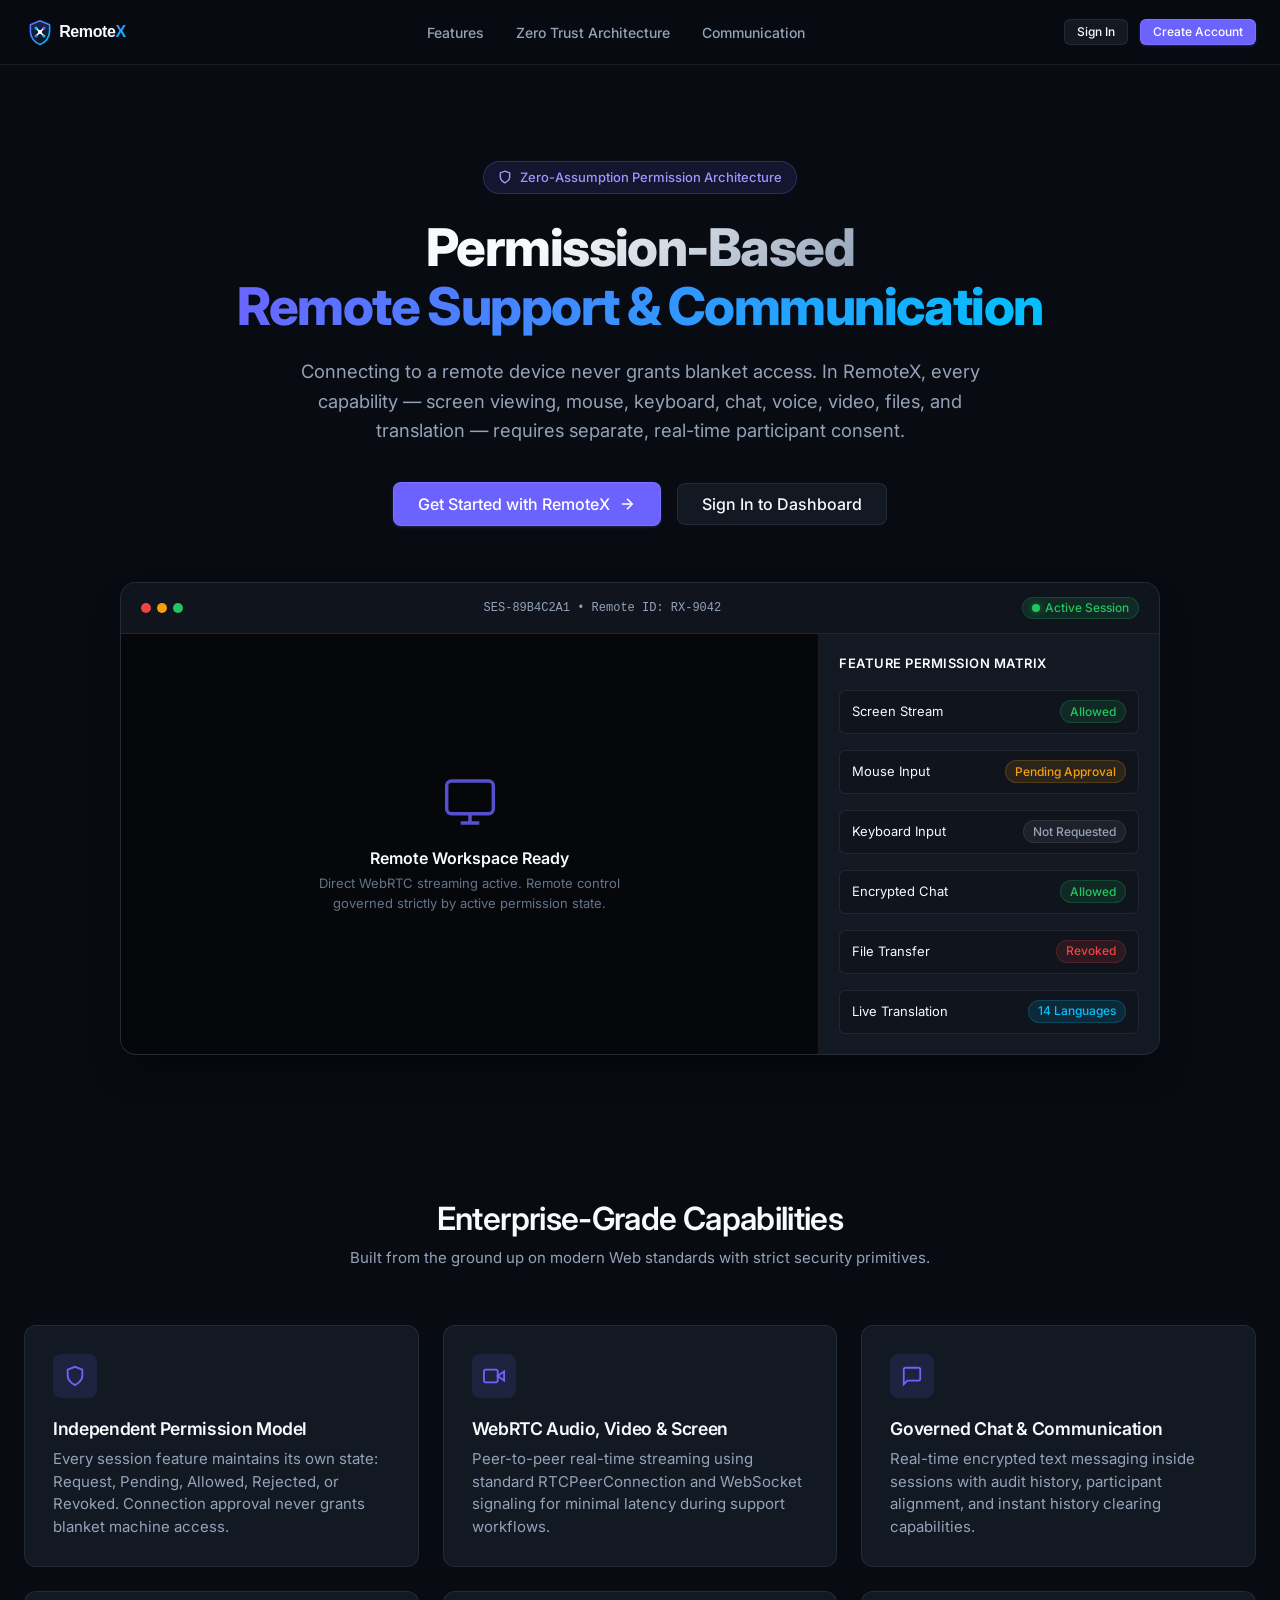
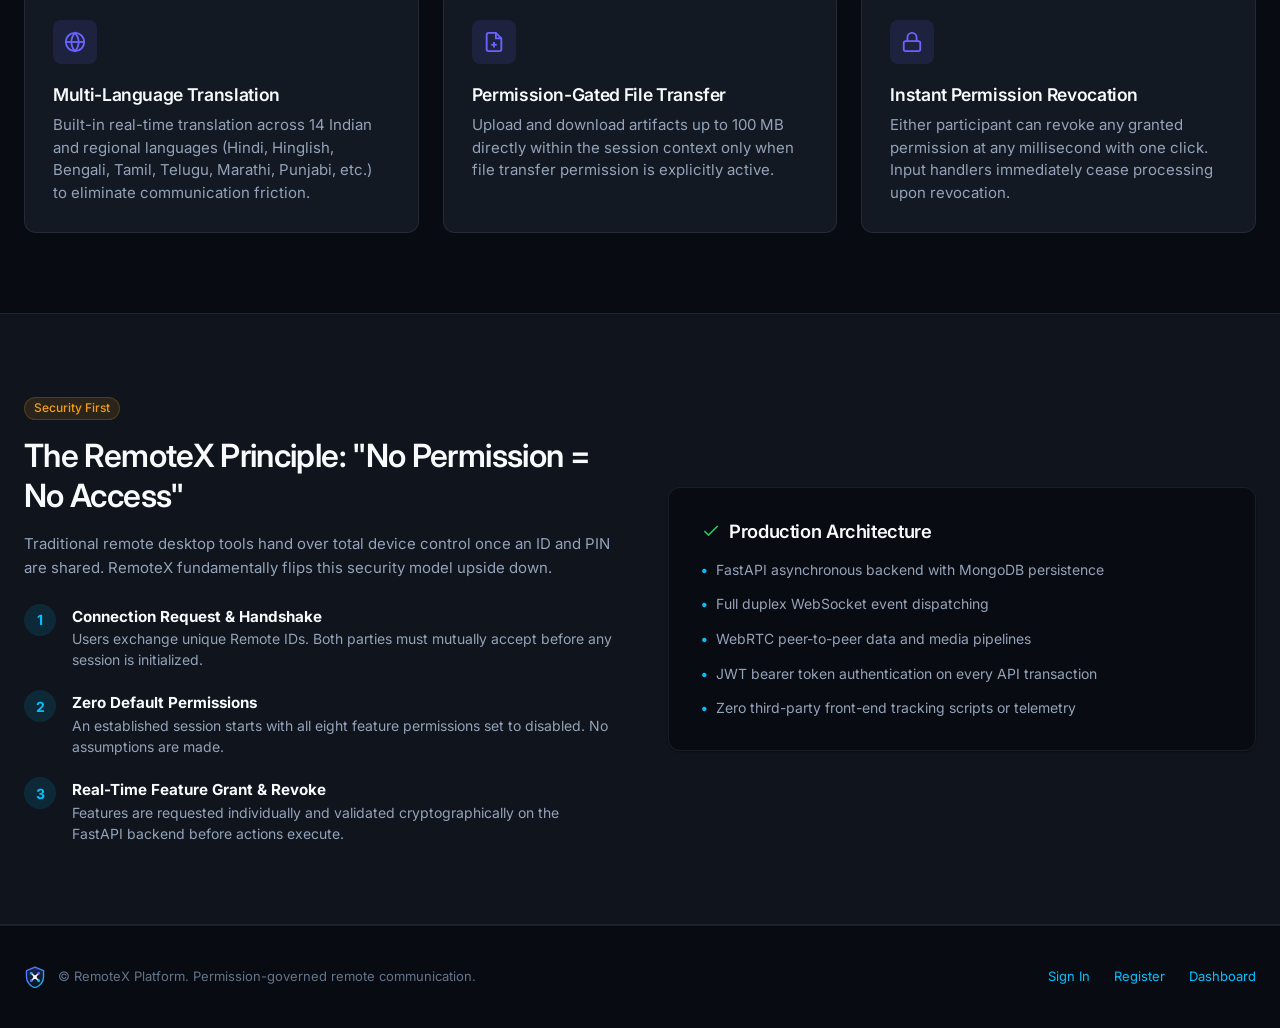
<file: frontend/index.html>
<!DOCTYPE html>
<html lang="en">
<head>
  <meta charset="UTF-8">
  <meta name="viewport" content="width=device-width, initial-scale=1.0">
  <title>RemoteX - Permission-Based Remote Support & Communication Platform</title>
  <meta name="description" content="RemoteX is a permission-first remote desktop support and communication platform with granular feature approvals, WebRTC streaming, and real-time translation.">
  <link rel="icon" type="image/svg+xml" href="assets/logo/remotex-mark.svg">
  <link rel="stylesheet" href="css/base.css">
  <link rel="stylesheet" href="css/components.css">
  <link rel="stylesheet" href="css/responsive.css">
  <style>
    /* Landing page specific styling */
    .landing-header {
      border-bottom: 1px solid var(--border-subtle);
      background-color: rgba(8, 11, 18, 0.85);
      backdrop-filter: blur(12px);
      position: sticky;
      top: 0;
      z-index: 100;
    }
    .landing-nav {
      max-width: 1280px;
      margin: 0 auto;
      padding: 1rem 1.5rem;
      display: flex;
      align-items: center;
      justify-content: space-between;
    }
    .landing-logo {
      display: flex;
      align-items: center;
      gap: 0.5rem;
    }
    .landing-logo img {
      height: 32px;
      width: auto;
    }
    .landing-links {
      display: flex;
      align-items: center;
      gap: 2rem;
      list-style: none;
    }
    .landing-links a {
      color: var(--text-secondary);
      font-size: 0.875rem;
      font-weight: 500;
    }
    .landing-links a:hover {
      color: var(--text-primary);
    }
    .landing-cta-group {
      display: flex;
      align-items: center;
      gap: 0.75rem;
    }
    .hero-section {
      padding: 6rem 1.5rem 4rem;
      max-width: 1280px;
      margin: 0 auto;
      text-align: center;
      display: flex;
      flex-direction: column;
      align-items: center;
    }
    .hero-badge {
      display: inline-flex;
      align-items: center;
      gap: 0.5rem;
      padding: 0.35rem 0.85rem;
      background: var(--accent-primary-subtle);
      border: 1px solid rgba(108, 99, 255, 0.3);
      border-radius: var(--radius-full);
      color: #9D96FF;
      font-size: 0.8125rem;
      font-weight: 500;
      margin-bottom: 1.5rem;
    }
    .hero-title {
      font-size: 3.25rem;
      font-weight: 800;
      letter-spacing: -0.03em;
      line-height: 1.15;
      max-width: 860px;
      margin-bottom: 1.25rem;
    }
    .hero-title span {
      background: linear-gradient(135deg, #F8FAFC 30%, #94A3B8 100%);
      -webkit-background-clip: text;
      -webkit-text-fill-color: transparent;
    }
    .hero-title .accent-text {
      background: linear-gradient(135deg, var(--accent-primary), var(--accent-secondary));
      -webkit-background-clip: text;
      -webkit-text-fill-color: transparent;
    }
    .hero-subtitle {
      font-size: 1.15rem;
      color: var(--text-secondary);
      max-width: 680px;
      line-height: 1.6;
      margin-bottom: 2.25rem;
    }
    .hero-actions {
      display: flex;
      align-items: center;
      gap: 1rem;
      margin-bottom: 3.5rem;
    }
    .hero-preview {
      width: 100%;
      max-width: 1040px;
      background: var(--bg-card);
      border: 1px solid var(--border-subtle);
      border-radius: var(--radius-xl);
      box-shadow: 0 20px 40px -15px rgba(0, 0, 0, 0.7);
      overflow: hidden;
      text-align: left;
    }
    .preview-header {
      background: var(--bg-secondary);
      padding: 0.875rem 1.25rem;
      display: flex;
      align-items: center;
      justify-content: space-between;
      border-bottom: 1px solid var(--border-subtle);
    }
    .window-dots {
      display: flex;
      gap: 6px;
    }
    .window-dot {
      width: 10px;
      height: 10px;
      border-radius: 50%;
      background: rgba(255, 255, 255, 0.15);
    }
    .preview-body {
      display: grid;
      grid-template-columns: 1fr 340px;
      min-height: 380px;
    }
    .preview-screen {
      background: #05070B;
      padding: 1.5rem;
      display: flex;
      flex-direction: column;
      align-items: center;
      justify-content: center;
      position: relative;
      border-right: 1px solid var(--border-subtle);
    }
    .preview-sidebar {
      background: var(--bg-card);
      padding: 1.25rem;
      display: flex;
      flex-direction: column;
      gap: 1rem;
    }
    .preview-perm-row {
      display: flex;
      align-items: center;
      justify-content: space-between;
      padding: 0.6rem 0.75rem;
      background: var(--bg-secondary);
      border: 1px solid var(--border-subtle);
      border-radius: var(--radius-sm);
      font-size: 0.8125rem;
    }
    .features-section {
      padding: 5rem 1.5rem;
      max-width: 1280px;
      margin: 0 auto;
    }
    .section-header {
      text-align: center;
      margin-bottom: 3.5rem;
    }
    .section-header h2 {
      font-size: 2rem;
      margin-bottom: 0.5rem;
    }
    .features-grid {
      display: grid;
      grid-template-columns: repeat(3, 1fr);
      gap: 1.5rem;
    }
    .feature-card {
      background: var(--bg-card);
      border: 1px solid var(--border-subtle);
      border-radius: var(--radius-lg);
      padding: 1.75rem;
      transition: all var(--transition-normal);
    }
    .feature-card:hover {
      border-color: rgba(255, 255, 255, 0.14);
      transform: translateY(-2px);
    }
    .feature-icon-wrapper {
      width: 44px;
      height: 44px;
      border-radius: var(--radius-md);
      background: var(--accent-primary-subtle);
      color: var(--accent-primary);
      display: flex;
      align-items: center;
      justify-content: center;
      margin-bottom: 1.25rem;
    }
    .feature-title {
      font-size: 1.1rem;
      font-weight: 600;
      margin-bottom: 0.5rem;
      color: var(--text-primary);
    }
    .security-section {
      background: var(--bg-secondary);
      border-top: 1px solid var(--border-subtle);
      border-bottom: 1px solid var(--border-subtle);
      padding: 5rem 1.5rem;
    }
    .security-inner {
      max-width: 1280px;
      margin: 0 auto;
      display: grid;
      grid-template-columns: 1fr 1fr;
      gap: 3.5rem;
      align-items: center;
    }
    .security-steps {
      display: flex;
      flex-direction: column;
      gap: 1.25rem;
    }
    .sec-step {
      display: flex;
      gap: 1rem;
      align-items: flex-start;
    }
    .sec-step-num {
      width: 32px;
      height: 32px;
      border-radius: var(--radius-full);
      background: var(--accent-secondary-subtle);
      color: var(--accent-secondary);
      font-weight: 700;
      font-size: 0.875rem;
      display: flex;
      align-items: center;
      justify-content: center;
      flex-shrink: 0;
    }
    .footer {
      border-top: 1px solid var(--border-subtle);
      padding: 2.5rem 1.5rem;
      background: var(--bg-primary);
    }
    .footer-inner {
      max-width: 1280px;
      margin: 0 auto;
      display: flex;
      align-items: center;
      justify-content: space-between;
      color: var(--text-muted);
      font-size: 0.8125rem;
    }
    @media (max-width: 900px) {
      .hero-title { font-size: 2.25rem; }
      .features-grid { grid-template-columns: 1fr; }
      .preview-body { grid-template-columns: 1fr; }
      .security-inner { grid-template-columns: 1fr; gap: 2rem; }
      .landing-links { display: none; }
    }
  </style>
</head>
<body>
  <!-- Navigation Header -->
  <header class="landing-header">
    <nav class="landing-nav">
      <a href="index.html" class="landing-logo">
        <img src="assets/logo/remotex-logo.svg" alt="RemoteX">
      </a>
      <ul class="landing-links">
        <li><a href="#features">Features</a></li>
        <li><a href="#security">Zero Trust Architecture</a></li>
        <li><a href="#communication">Communication</a></li>
      </ul>
      <div class="landing-cta-group" id="nav-cta-container">
        <a href="login.html" class="btn btn-secondary btn-sm" id="nav-login-btn">Sign In</a>
        <a href="register.html" class="btn btn-primary btn-sm" id="nav-register-btn">Create Account</a>
      </div>
    </nav>
  </header>

  <!-- Hero Section -->
  <main>
    <section class="hero-section">
      <div class="hero-badge">
        <svg width="14" height="14" viewBox="0 0 24 24" fill="none" stroke="currentColor" stroke-width="2.5"><path d="M12 22s8-4 8-10V5l-8-3-8 3v7c0 6 8 10 8 10z"/></svg>
        Zero-Assumption Permission Architecture
      </div>
      <h1 class="hero-title">
        <span>Permission-Based</span><br>
        <span class="accent-text">Remote Support & Communication</span>
      </h1>
      <p class="hero-subtitle">
        Connecting to a remote device never grants blanket access. In RemoteX, every capability — screen viewing, mouse, keyboard, chat, voice, video, files, and translation — requires separate, real-time participant consent.
      </p>
      <div class="hero-actions" id="hero-cta-container">
        <a href="register.html" class="btn btn-primary btn-lg">
          Get Started with RemoteX
          <svg width="18" height="18" viewBox="0 0 24 24" fill="none" stroke="currentColor" stroke-width="2"><path d="M5 12h14M12 5l7 7-7 7"/></svg>
        </a>
        <a href="login.html" class="btn btn-secondary btn-lg">Sign In to Dashboard</a>
      </div>

      <!-- Live Interactive Visual Representation -->
      <div class="hero-preview" aria-hidden="true">
        <div class="preview-header">
          <div class="window-dots">
            <span class="window-dot" style="background:#EF4444;"></span>
            <span class="window-dot" style="background:#F59E0B;"></span>
            <span class="window-dot" style="background:#22C55E;"></span>
          </div>
          <div style="font-size:0.75rem; color:var(--text-secondary); font-family:var(--font-mono);">
            SES-89B4C2A1 • Remote ID: RX-9042
          </div>
          <div class="badge badge-success">
            <span class="status-dot online"></span> Active Session
          </div>
        </div>
        <div class="preview-body">
          <div class="preview-screen">
            <svg width="56" height="56" viewBox="0 0 24 24" fill="none" stroke="#6C63FF" stroke-width="1.5" style="margin-bottom:1rem; opacity:0.8;"><rect x="2" y="3" width="20" height="14" rx="2"/><line x1="8" y1="21" x2="16" y2="21"/><line x1="12" y1="17" x2="12" y2="21"/></svg>
            <div style="font-weight:600; color:var(--text-primary); margin-bottom:0.25rem;">Remote Workspace Ready</div>
            <div style="font-size:0.8125rem; color:var(--text-muted); text-align:center; max-width:320px;">
              Direct WebRTC streaming active. Remote control governed strictly by active permission state.
            </div>
          </div>
          <div class="preview-sidebar">
            <div style="font-size:0.8125rem; font-weight:600; color:var(--text-primary); text-transform:uppercase; letter-spacing:0.04em;">
              Feature Permission Matrix
            </div>
            <div class="preview-perm-row">
              <span>Screen Stream</span>
              <span class="badge badge-success">Allowed</span>
            </div>
            <div class="preview-perm-row">
              <span>Mouse Input</span>
              <span class="badge badge-warning">Pending Approval</span>
            </div>
            <div class="preview-perm-row">
              <span>Keyboard Input</span>
              <span class="badge badge-neutral">Not Requested</span>
            </div>
            <div class="preview-perm-row">
              <span>Encrypted Chat</span>
              <span class="badge badge-success">Allowed</span>
            </div>
            <div class="preview-perm-row">
              <span>File Transfer</span>
              <span class="badge badge-danger">Revoked</span>
            </div>
            <div class="preview-perm-row">
              <span>Live Translation</span>
              <span class="badge badge-info">14 Languages</span>
            </div>
          </div>
        </div>
      </div>
    </section>

    <!-- Features Section -->
    <section class="features-section" id="features">
      <div class="section-header">
        <h2>Enterprise-Grade Capabilities</h2>
        <p>Built from the ground up on modern Web standards with strict security primitives.</p>
      </div>
      <div class="features-grid">
        <div class="feature-card">
          <div class="feature-icon-wrapper">
            <svg width="22" height="22" viewBox="0 0 24 24" fill="none" stroke="currentColor" stroke-width="2"><path d="M12 22s8-4 8-10V5l-8-3-8 3v7c0 6 8 10 8 10z"/></svg>
          </div>
          <h3 class="feature-title">Independent Permission Model</h3>
          <p>Every session feature maintains its own state: Request, Pending, Allowed, Rejected, or Revoked. Connection approval never grants blanket machine access.</p>
        </div>

        <div class="feature-card">
          <div class="feature-icon-wrapper">
            <svg width="22" height="22" viewBox="0 0 24 24" fill="none" stroke="currentColor" stroke-width="2"><path d="M23 7l-7 5 7 5V7z"/><rect x="1" y="5" width="15" height="14" rx="2" ry="2"/></svg>
          </div>
          <h3 class="feature-title">WebRTC Audio, Video & Screen</h3>
          <p>Peer-to-peer real-time streaming using standard RTCPeerConnection and WebSocket signaling for minimal latency during support workflows.</p>
        </div>

        <div class="feature-card">
          <div class="feature-icon-wrapper">
            <svg width="22" height="22" viewBox="0 0 24 24" fill="none" stroke="currentColor" stroke-width="2"><path d="M21 15a2 2 0 0 1-2 2H7l-4 4V5a2 2 0 0 1 2-2h14a2 2 0 0 1 2 2z"/></svg>
          </div>
          <h3 class="feature-title">Governed Chat & Communication</h3>
          <p>Real-time encrypted text messaging inside sessions with audit history, participant alignment, and instant history clearing capabilities.</p>
        </div>

        <div class="feature-card">
          <div class="feature-icon-wrapper">
            <svg width="22" height="22" viewBox="0 0 24 24" fill="none" stroke="currentColor" stroke-width="2"><circle cx="12" cy="12" r="10"/><path d="M2 12h20"/><path d="M12 2a15.3 15.3 0 0 1 4 10 15.3 15.3 0 0 1-4 10 15.3 15.3 0 0 1-4-10 15.3 15.3 0 0 1 4-10z"/></svg>
          </div>
          <h3 class="feature-title">Multi-Language Translation</h3>
          <p>Built-in real-time translation across 14 Indian and regional languages (Hindi, Hinglish, Bengali, Tamil, Telugu, Marathi, Punjabi, etc.) to eliminate communication friction.</p>
        </div>

        <div class="feature-card">
          <div class="feature-icon-wrapper">
            <svg width="22" height="22" viewBox="0 0 24 24" fill="none" stroke="currentColor" stroke-width="2"><path d="M14 2H6a2 2 0 0 0-2 2v16a2 2 0 0 0 2 2h12a2 2 0 0 0 2-2V8z"/><polyline points="14 2 14 8 20 8"/><line x1="12" y1="18" x2="12" y2="12"/><line x1="9" y1="15" x2="15" y2="15"/></svg>
          </div>
          <h3 class="feature-title">Permission-Gated File Transfer</h3>
          <p>Upload and download artifacts up to 100 MB directly within the session context only when file transfer permission is explicitly active.</p>
        </div>

        <div class="feature-card">
          <div class="feature-icon-wrapper">
            <svg width="22" height="22" viewBox="0 0 24 24" fill="none" stroke="currentColor" stroke-width="2"><rect x="3" y="11" width="18" height="11" rx="2" ry="2"/><path d="M7 11V7a5 5 0 0 1 10 0v4"/></svg>
          </div>
          <h3 class="feature-title">Instant Permission Revocation</h3>
          <p>Either participant can revoke any granted permission at any millisecond with one click. Input handlers immediately cease processing upon revocation.</p>
        </div>
      </div>
    </section>

    <!-- Security Section -->
    <section class="security-section" id="security">
      <div class="security-inner">
        <div>
          <div class="badge badge-warning" style="margin-bottom:1rem;">
            Security First
          </div>
          <h2 style="font-size:2rem; margin-bottom:1rem;">The RemoteX Principle: "No Permission = No Access"</h2>
          <p style="margin-bottom:1.5rem; line-height:1.6;">
            Traditional remote desktop tools hand over total device control once an ID and PIN are shared. RemoteX fundamentally flips this security model upside down.
          </p>
          <div class="security-steps">
            <div class="sec-step">
              <div class="sec-step-num">1</div>
              <div>
                <strong style="color:var(--text-primary); font-size:0.95rem;">Connection Request & Handshake</strong>
                <p style="font-size:0.875rem;">Users exchange unique Remote IDs. Both parties must mutually accept before any session is initialized.</p>
              </div>
            </div>
            <div class="sec-step">
              <div class="sec-step-num">2</div>
              <div>
                <strong style="color:var(--text-primary); font-size:0.95rem;">Zero Default Permissions</strong>
                <p style="font-size:0.875rem;">An established session starts with all eight feature permissions set to disabled. No assumptions are made.</p>
              </div>
            </div>
            <div class="sec-step">
              <div class="sec-step-num">3</div>
              <div>
                <strong style="color:var(--text-primary); font-size:0.95rem;">Real-Time Feature Grant & Revoke</strong>
                <p style="font-size:0.875rem;">Features are requested individually and validated cryptographically on the FastAPI backend before actions execute.</p>
              </div>
            </div>
          </div>
        </div>

        <div class="card" style="background:var(--bg-primary); border:1px solid var(--border-subtle); padding:2rem;">
          <h3 style="font-size:1.15rem; margin-bottom:1rem; color:var(--text-primary); display:flex; align-items:center; gap:0.5rem;">
            <svg width="20" height="20" viewBox="0 0 24 24" fill="none" stroke="var(--success)" stroke-width="2"><polyline points="20 6 9 17 4 12"/></svg>
            Production Architecture
          </h3>
          <ul style="list-style:none; display:flex; flex-direction:column; gap:0.85rem; font-size:0.875rem; color:var(--text-secondary);">
            <li style="display:flex; gap:0.5rem;">
              <span style="color:var(--accent-secondary); font-weight:bold;">•</span>
              FastAPI asynchronous backend with MongoDB persistence
            </li>
            <li style="display:flex; gap:0.5rem;">
              <span style="color:var(--accent-secondary); font-weight:bold;">•</span>
              Full duplex WebSocket event dispatching
            </li>
            <li style="display:flex; gap:0.5rem;">
              <span style="color:var(--accent-secondary); font-weight:bold;">•</span>
              WebRTC peer-to-peer data and media pipelines
            </li>
            <li style="display:flex; gap:0.5rem;">
              <span style="color:var(--accent-secondary); font-weight:bold;">•</span>
              JWT bearer token authentication on every API transaction
            </li>
            <li style="display:flex; gap:0.5rem;">
              <span style="color:var(--accent-secondary); font-weight:bold;">•</span>
              Zero third-party front-end tracking scripts or telemetry
            </li>
          </ul>
        </div>
      </div>
    </section>
  </main>

  <!-- Footer -->
  <footer class="footer">
    <div class="footer-inner">
      <div style="display:flex; align-items:center; gap:0.75rem;">
        <img src="assets/logo/remotex-mark.svg" alt="RemoteX" style="height:22px;">
        <span>© RemoteX Platform. Permission-governed remote communication.</span>
      </div>
      <div style="display:flex; gap:1.5rem;">
        <a href="login.html">Sign In</a>
        <a href="register.html">Register</a>
        <a href="dashboard.html">Dashboard</a>
      </div>
    </div>
  </footer>

  <script src="js/config.js"></script>
  <script src="js/auth.js"></script>
  <script>
    // Adapt nav CTAs if user is already logged in
    document.addEventListener('DOMContentLoaded', () => {
      if (auth.isAuthenticated()) {
        const user = auth.getUser();
        const navContainer = document.getElementById('nav-cta-container');
        const heroContainer = document.getElementById('hero-cta-container');

        if (navContainer) {
          navContainer.innerHTML = `
            <a href="dashboard.html" class="btn btn-primary btn-sm">
              Open Dashboard
              <span class="status-dot online" style="margin-left:4px;"></span>
            </a>
          `;
        }

        if (heroContainer) {
          heroContainer.innerHTML = `
            <a href="dashboard.html" class="btn btn-primary btn-lg">
              Go to Dashboard
              <svg width="18" height="18" viewBox="0 0 24 24" fill="none" stroke="currentColor" stroke-width="2"><path d="M5 12h14M12 5l7 7-7 7"/></svg>
            </a>
            <a href="profile.html" class="btn btn-secondary btn-lg">View Profile</a>
          `;
        }
      }
    });
  </script>
</body>
</html>
</file>
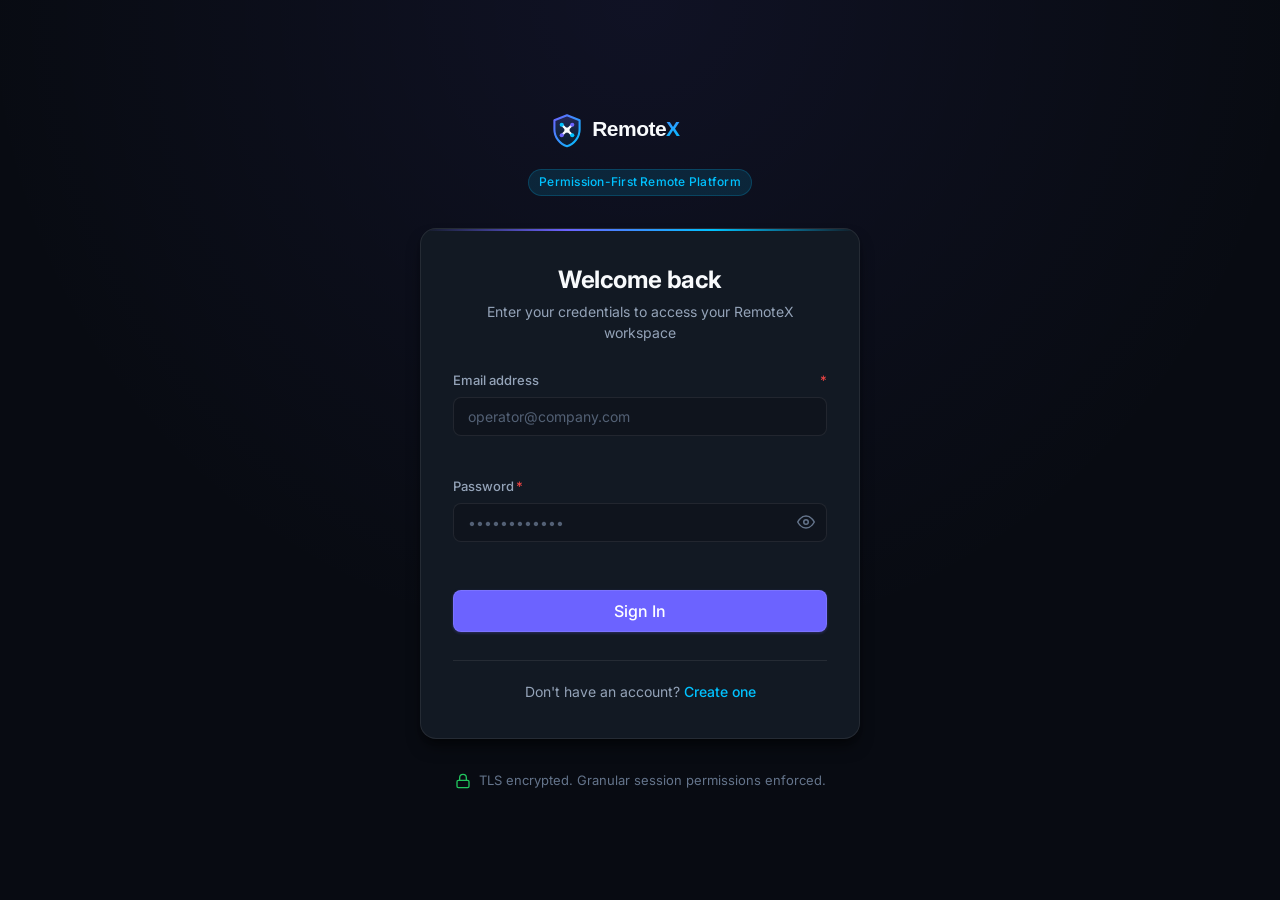
<file: frontend/dashboard.html>
<!DOCTYPE html>
<html lang="en">

<head>
  <meta charset="UTF-8">
  <meta name="viewport" content="width=device-width, initial-scale=1.0">
  <title>Dashboard - RemoteX</title>
  <meta name="description" content="Manage your RemoteX connections, remote sessions, and permission governance.">
  <link rel="icon" type="image/svg+xml" href="assets/logo/remotex-mark.svg">
  <link rel="stylesheet" href="css/base.css">
  <link rel="stylesheet" href="css/components.css">
  <link rel="stylesheet" href="css/dashboard.css">
  <link rel="stylesheet" href="css/responsive.css">
</head>

<body>
  <div class="app-layout">
    <!-- Sidebar Navigation -->
    <aside class="app-sidebar">
      <div class="sidebar-header">
        <a href="dashboard.html" class="sidebar-brand">
          <img src="assets/logo/remotex-logo.svg" alt="RemoteX">
        </a>
      </div>

      <nav class="sidebar-nav">
        <div class="sidebar-section-title">Workspace</div>
        <a href="dashboard.html" class="nav-link active">
          <svg viewBox="0 0 24 24" fill="none" stroke="currentColor" stroke-width="2">
            <rect x="3" y="3" width="7" height="7" />
            <rect x="14" y="3" width="7" height="7" />
            <rect x="14" y="14" width="7" height="7" />
            <rect x="3" y="14" width="7" height="7" />
          </svg>
          Dashboard
        </a>
        <a href="requests.html" class="nav-link">
          <svg viewBox="0 0 24 24" fill="none" stroke="currentColor" stroke-width="2">
            <path d="M16 21v-2a4 4 0 0 0-4-4H5a4 4 0 0 0-4 4v2" />
            <circle cx="8.5" cy="7.5" r="4" />
            <line x1="20" y1="8" x2="20" y2="14" />
            <line x1="23" y1="11" x2="17" y2="11" />
          </svg>
          Requests
          <span class="badge-counter" id="sidebar-request-counter" style="display:none;">0</span>
        </a>
        <a href="session.html" class="nav-link">
          <svg viewBox="0 0 24 24" fill="none" stroke="currentColor" stroke-width="2">
            <rect x="2" y="3" width="20" height="14" rx="2" />
            <line x1="8" y1="21" x2="16" y2="21" />
            <line x1="12" y1="17" x2="12" y2="21" />
          </svg>
          Active Session
        </a>

        <div class="sidebar-section-title">Account</div>
        <a href="profile.html" class="nav-link">
          <svg viewBox="0 0 24 24" fill="none" stroke="currentColor" stroke-width="2">
            <path d="M20 21v-2a4 4 0 0 0-4-4H8a4 4 0 0 0-4 4v2" />
            <circle cx="12" cy="7" r="4" />
          </svg>
          Profile
        </a>
      </nav>

      <div class="sidebar-footer">
        <div class="user-mini-card">
          <div class="user-avatar" id="sidebar-avatar">--</div>
          <div class="user-info">
            <div class="user-name" id="sidebar-name">Loading...</div>
            <div class="user-remote-id" id="sidebar-remote-id">RX-•••••</div>
          </div>
        </div>
        <button type="button" class="btn btn-ghost btn-sm" id="logout-btn"
          style="width:100%; justify-content:flex-start; color:var(--text-muted);">
          <svg width="16" height="16" viewBox="0 0 24 24" fill="none" stroke="currentColor" stroke-width="2">
            <path d="M9 21H5a2 2 0 0 1-2-2V5a2 2 0 0 1 2-2h4" />
            <polyline points="16 17 21 12 16 7" />
            <line x1="21" y1="12" x2="9" y2="12" />
          </svg>
          Sign Out
        </button>
      </div>
    </aside>

    <!-- Main Content Area -->
    <div class="main-content">
      <!-- Top Application Header -->
      <header class="app-header">
        <div class="header-left">
          <button class="mobile-menu-btn" id="mobile-sidebar-toggle" aria-label="Toggle navigation menu">
            <svg width="22" height="22" viewBox="0 0 24 24" fill="none" stroke="currentColor" stroke-width="2">
              <line x1="3" y1="12" x2="21" y2="12" />
              <line x1="3" y1="6" x2="21" y2="6" />
              <line x1="3" y1="18" x2="21" y2="18" />
            </svg>
          </button>
          <h1 class="page-title">Workspace Dashboard</h1>
        </div>

        <div class="header-right">
          <!-- Real-time Signaling Status Indicator -->
          <div class="connection-status-pill">
            <span class="status-dot online ws-status-dot"></span>
            <span class="ws-status-text">Real-time Online</span>
          </div>

          <a href="profile.html" class="user-avatar" id="header-avatar"
            style="width:32px; height:32px; font-size:0.75rem; text-decoration:none;" title="Profile">
            --
          </a>
        </div>
      </header>

      <!-- Dashboard Body -->
      <main class="page-body">
        <!-- Welcome banner & Hero identity -->
        <div class="dashboard-hero">
          <!-- Left: User's Identity & Remote ID Card -->
          <div class="identity-card">
            <div class="identity-badge">
              <span class="status-dot online"></span>
              YOUR REMOTE ADDRESS
            </div>
            <h2 style="font-size:1.4rem; font-weight:700;" id="welcome-heading">Welcome back</h2>
            <p style="font-size:0.875rem; color:var(--text-secondary); margin-top:0.25rem;">
              Provide this Remote ID to participants when requesting remote assistance.
            </p>

            <div class="remote-id-display">
              <span class="remote-id-code" id="user-remote-id-text">Loading...</span>
              <button type="button" class="btn btn-secondary btn-sm" id="copy-remote-id-btn" style="margin-left:auto;">
                <svg width="14" height="14" viewBox="0 0 24 24" fill="none" stroke="currentColor" stroke-width="2">
                  <rect x="9" y="9" width="13" height="13" rx="2" ry="2" />
                  <path d="M5 15H4a2 2 0 0 1-2-2V4a2 2 0 0 1 2-2h9a2 2 0 0 1 2 2v1" />
                </svg>
                Copy ID
              </button>
            </div>

            <div style="display:flex; align-items:center; gap:0.5rem; font-size:0.75rem; color:var(--text-muted);">
              <svg width="14" height="14" viewBox="0 0 24 24" fill="none" stroke="var(--success)" stroke-width="2">
                <path d="M12 22s8-4 8-10V5l-8-3-8 3v7c0 6 8 10 8 10z" />
              </svg>
              Permission-governed: No inbound connection can control your device without explicit approval.
            </div>
          </div>

          <!-- Right: Connect to Another User Card -->
          <div class="connect-card">
            <div>
              <div class="card-title" style="margin-bottom:0.35rem;">
                <svg width="18" height="18" viewBox="0 0 24 24" fill="none" stroke="var(--accent-secondary)"
                  stroke-width="2">
                  <circle cx="12" cy="12" r="10" />
                  <path d="M16 12l-4-4v8l4-4z" />
                </svg>
                Connect to a Remote User
              </div>
              <p style="font-size:0.875rem; color:var(--text-secondary);">
                Enter the remote participant's Remote ID to initiate a secure connection request.
              </p>
            </div>

            <form id="quick-connect-form" class="connect-form">
              <input type="text" id="target-remote-id" class="form-control" placeholder="Target ID (e.g. RX-9042)"
                required autocomplete="off">
              <button type="submit" class="btn btn-primary" id="connect-btn">
                <svg width="16" height="16" viewBox="0 0 24 24" fill="none" stroke="currentColor" stroke-width="2">
                  <line x1="5" y1="12" x2="19" y2="12" />
                  <polyline points="12 5 19 12 12 19" />
                </svg>
                Connect
              </button>
            </form>

            <div style="font-size:0.75rem; color:var(--text-muted); margin-top:0.75rem;">
              The target participant must approve your request before a session is created.
            </div>
          </div>
        </div>

        <!-- 2-Column Grid: Pending Requests & Recent Sessions -->
        <div class="dashboard-grid">
          <!-- Pending Requests -->
          <div class="card">
            <div class="card-header">
              <h2 class="card-title">
                <svg width="18" height="18" viewBox="0 0 24 24" fill="none" stroke="var(--warning)" stroke-width="2">
                  <circle cx="12" cy="12" r="10" />
                  <polyline points="12 6 12 12 14 14" />
                </svg>
                Pending Inbound Requests
              </h2>
              <a href="requests.html" class="btn btn-ghost btn-sm">View All</a>
            </div>

            <div class="card-body">
              <div id="pending-requests-list" class="list-group">
                <!-- Dynamically populated or skeleton loader -->
                <div class="skeleton" style="height:56px; border-radius:var(--radius-md);"></div>
              </div>
            </div>
          </div>

          <!-- Recent Sessions -->
          <div class="card">
            <div class="card-header">
              <h2 class="card-title">
                <svg width="18" height="18" viewBox="0 0 24 24" fill="none" stroke="var(--accent-secondary)"
                  stroke-width="2">
                  <path d="M14 2H6a2 2 0 0 0-2 2v16a2 2 0 0 0 2 2h12a2 2 0 0 0 2-2V8z" />
                  <polyline points="14 2 14 8 20 8" />
                </svg>
                Recent Sessions
              </h2>
              <button type="button" class="btn btn-ghost btn-sm" id="refresh-sessions-btn">Refresh</button>
            </div>

            <div class="card-body">
              <div id="recent-sessions-list" class="list-group">
                <!-- Dynamically populated or skeleton loader -->
                <div class="skeleton" style="height:56px; border-radius:var(--radius-md);"></div>
              </div>
            </div>
          </div>
        </div>
      </main>
    </div>
  </div>

  <div id="toast-container"></div>

  <script src="js/config.js"></script>
  <script src="js/ui.js"></script>
  <script src="js/auth.js"></script>
  <script src="js/api.js"></script>
  <script src="js/websocket.js"></script>
  <script src="js/dashboard.js"></script>
</body>

</html>
</file>
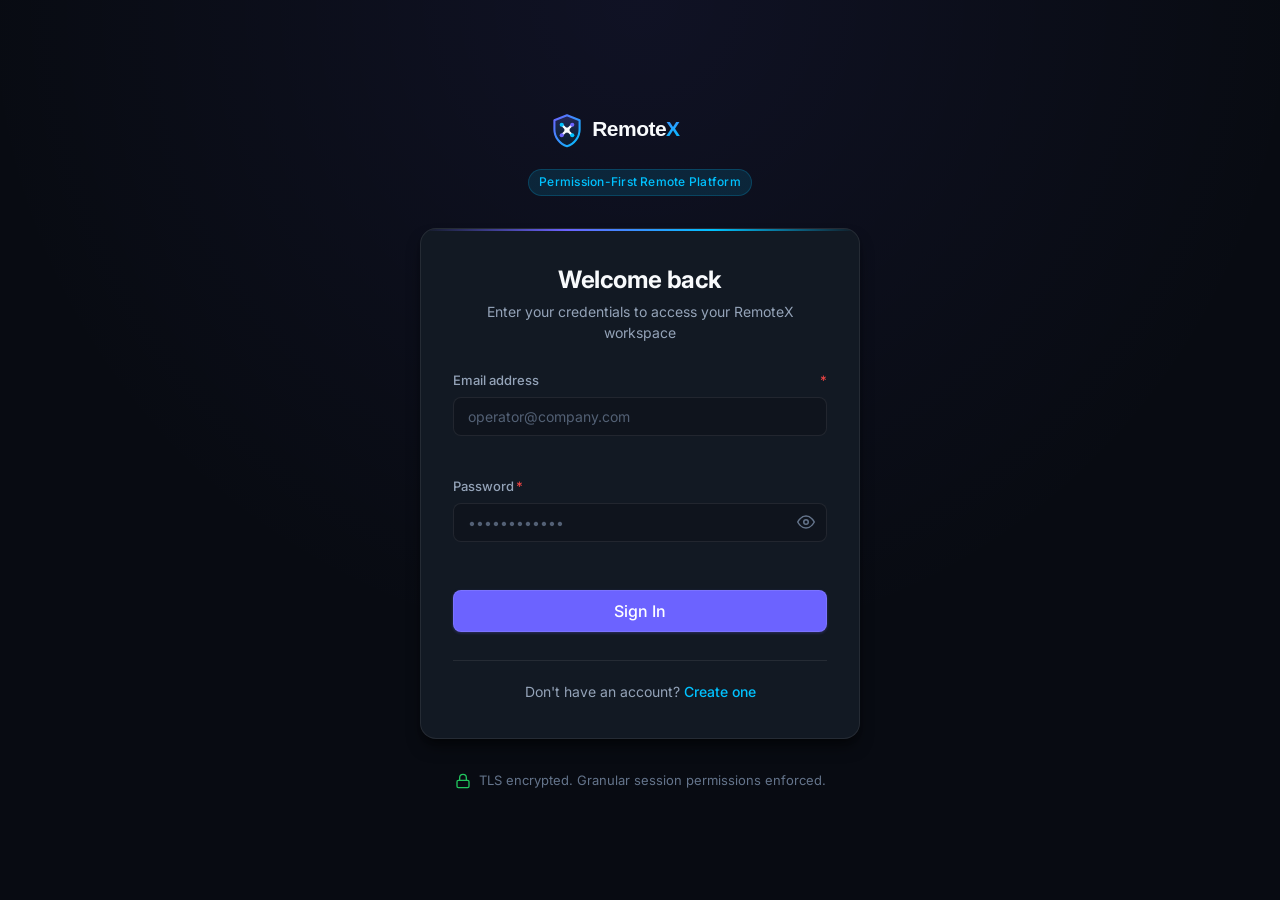
<file: frontend/login.html>
<!DOCTYPE html>
<html lang="en">
<head>
  <meta charset="UTF-8">
  <meta name="viewport" content="width=device-width, initial-scale=1.0">
  <title>Sign In - RemoteX</title>
  <meta name="description" content="Sign in to your RemoteX account for permission-governed remote desktop access.">
  <link rel="icon" type="image/svg+xml" href="assets/logo/remotex-mark.svg">
  <link rel="stylesheet" href="css/base.css">
  <link rel="stylesheet" href="css/components.css">
  <link rel="stylesheet" href="css/auth.css">
  <link rel="stylesheet" href="css/responsive.css">
</head>
<body>
  <div class="auth-wrapper">
    <!-- Brand Header -->
    <div class="auth-brand">
      <a href="index.html">
        <img src="assets/logo/remotex-logo.svg" alt="RemoteX Logo" class="auth-brand-logo">
      </a>
      <span class="auth-badge">Permission-First Remote Platform</span>
    </div>

    <!-- Login Card -->
    <div class="auth-card">
      <div class="auth-header">
        <h1 class="auth-title">Welcome back</h1>
        <p class="auth-subtitle">Enter your credentials to access your RemoteX workspace</p>
      </div>

      <form id="login-form" class="auth-form" novalidate>
        <!-- Email field -->
        <div class="form-group">
          <label for="email" class="form-label">
            Email address <span class="required" aria-hidden="true">*</span>
          </label>
          <input
            type="email"
            id="email"
            name="email"
            class="form-control"
            placeholder="operator@company.com"
            autocomplete="email"
            required
          >
          <div class="form-error" id="email-error"></div>
        </div>

        <!-- Password field -->
        <div class="form-group">
          <div style="display:flex; justify-content:space-between; align-items:center;">
            <label for="password" class="form-label" style="margin-bottom:0;">
              Password <span class="required" aria-hidden="true">*</span>
            </label>
          </div>
          <div class="input-group">
            <input
              type="password"
              id="password"
              name="password"
              class="form-control"
              placeholder="••••••••••••"
              autocomplete="current-password"
              required
            >
            <button
              type="button"
              class="input-addon-btn"
              id="toggle-password-btn"
              aria-label="Toggle password visibility"
              tabindex="-1"
            >
              <svg width="18" height="18" viewBox="0 0 24 24" fill="none" stroke="currentColor" stroke-width="2" class="eye-open">
                <path d="M1 12s4-8 11-8 11 8 11 8-4 8-11 8-11-8-11-8z"/>
                <circle cx="12" cy="12" r="3"/>
              </svg>
              <svg width="18" height="18" viewBox="0 0 24 24" fill="none" stroke="currentColor" stroke-width="2" class="eye-closed sr-only">
                <path d="M17.94 17.94A10.07 10.07 0 0 1 12 20c-7 0-11-8-11-8a18.45 18.45 0 0 1 5.06-5.94M9.9 4.24A9.12 9.12 0 0 1 12 4c7 0 11 8 11 8a18.5 18.5 0 0 1-2.16 3.19m-6.72-1.07a3 3 0 1 1-4.24-4.24"/>
                <line x1="1" y1="1" x2="23" y2="23"/>
              </svg>
            </button>
          </div>
          <div class="form-error" id="password-error"></div>
        </div>

        <!-- Submit Button -->
        <button type="submit" class="btn btn-primary btn-lg" id="submit-btn" style="width: 100%; margin-top: 0.5rem;">
          Sign In
        </button>
      </form>

      <!-- Card Footer -->
      <div class="auth-card-footer">
        Don't have an account? <a href="register.html">Create one</a>
      </div>
    </div>

    <!-- Security statement -->
    <div class="auth-security-notice">
      <svg width="16" height="16" viewBox="0 0 24 24" fill="none" stroke="currentColor" stroke-width="2">
        <rect x="3" y="11" width="18" height="11" rx="2" ry="2"/>
        <path d="M7 11V7a5 5 0 0 1 10 0v4"/>
      </svg>
      <span>TLS encrypted. Granular session permissions enforced.</span>
    </div>
  </div>

  <div id="toast-container"></div>

  <script src="js/config.js"></script>
  <script src="js/ui.js"></script>
  <script src="js/auth.js"></script>
  <script src="js/api.js"></script>
  <script src="js/login.js"></script>
</body>
</html>
</file>
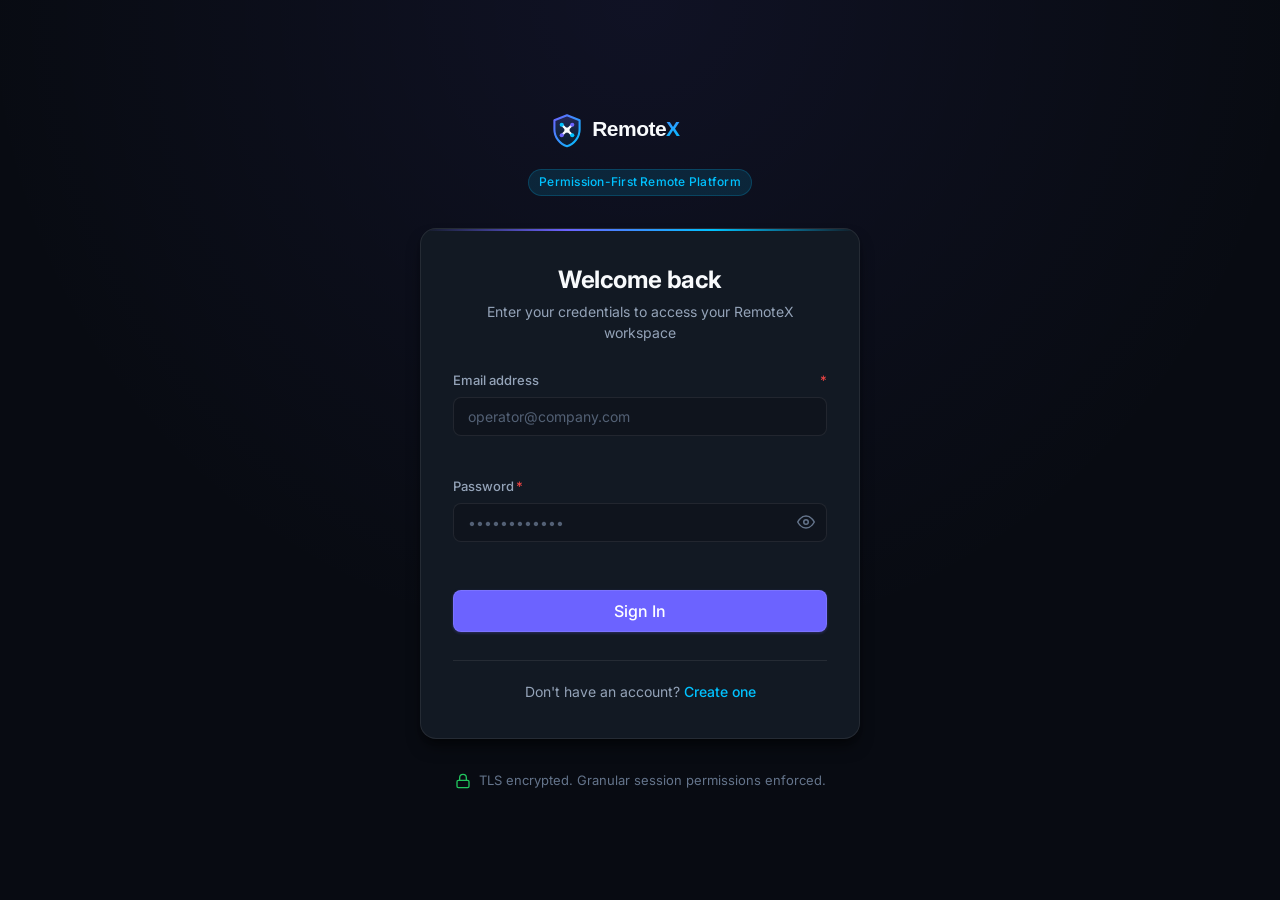
<file: frontend/profile.html>
<!DOCTYPE html>
<html lang="en">
<head>
  <meta charset="UTF-8">
  <meta name="viewport" content="width=device-width, initial-scale=1.0">
  <title>User Profile - RemoteX</title>
  <meta name="description" content="View your RemoteX operator credentials, remote ID, and session records.">
  <link rel="icon" type="image/svg+xml" href="assets/logo/remotex-mark.svg">
  <link rel="stylesheet" href="css/base.css">
  <link rel="stylesheet" href="css/components.css">
  <link rel="stylesheet" href="css/dashboard.css">
  <link rel="stylesheet" href="css/profile.css">
  <link rel="stylesheet" href="css/responsive.css">
</head>
<body>
  <div class="app-layout">
    <!-- Sidebar Navigation -->
    <aside class="app-sidebar">
      <div class="sidebar-header">
        <a href="dashboard.html" class="sidebar-brand">
          <img src="assets/logo/remotex-logo.svg" alt="RemoteX">
        </a>
      </div>

      <nav class="sidebar-nav">
        <div class="sidebar-section-title">Workspace</div>
        <a href="dashboard.html" class="nav-link">
          <svg viewBox="0 0 24 24" fill="none" stroke="currentColor" stroke-width="2"><rect x="3" y="3" width="7" height="7"/><rect x="14" y="3" width="7" height="7"/><rect x="14" y="14" width="7" height="7"/><rect x="3" y="14" width="7" height="7"/></svg>
          Dashboard
        </a>
        <a href="requests.html" class="nav-link">
          <svg viewBox="0 0 24 24" fill="none" stroke="currentColor" stroke-width="2"><path d="M16 21v-2a4 4 0 0 0-4-4H5a4 4 0 0 0-4 4v2"/><circle cx="8.5" cy="7.5" r="4"/><line x1="20" y1="8" x2="20" y2="14"/><line x1="23" y1="11" x2="17" y2="11"/></svg>
          Requests
        </a>
        <a href="session.html" class="nav-link">
          <svg viewBox="0 0 24 24" fill="none" stroke="currentColor" stroke-width="2"><rect x="2" y="3" width="20" height="14" rx="2"/><line x1="8" y1="21" x2="16" y2="21"/><line x1="12" y1="17" x2="12" y2="21"/></svg>
          Active Session
        </a>

        <div class="sidebar-section-title">Account</div>
        <a href="profile.html" class="nav-link active">
          <svg viewBox="0 0 24 24" fill="none" stroke="currentColor" stroke-width="2"><path d="M20 21v-2a4 4 0 0 0-4-4H8a4 4 0 0 0-4 4v2"/><circle cx="12" cy="7" r="4"/></svg>
          Profile
        </a>
      </nav>

      <div class="sidebar-footer">
        <button type="button" class="btn btn-ghost btn-sm" id="sidebar-logout-btn" style="width:100%; justify-content:flex-start; color:var(--text-muted);">
          <svg width="16" height="16" viewBox="0 0 24 24" fill="none" stroke="currentColor" stroke-width="2"><path d="M9 21H5a2 2 0 0 1-2-2V5a2 2 0 0 1 2-2h4"/><polyline points="16 17 21 12 16 7"/><line x1="21" y1="12" x2="9" y2="12"/></svg>
          Sign Out
        </button>
      </div>
    </aside>

    <!-- Main Content Area -->
    <div class="main-content">
      <header class="app-header">
        <div class="header-left">
          <button class="mobile-menu-btn" id="mobile-sidebar-toggle" aria-label="Toggle navigation menu">
            <svg width="22" height="22" viewBox="0 0 24 24" fill="none" stroke="currentColor" stroke-width="2"><line x1="3" y1="12" x2="21" y2="12"/><line x1="3" y1="6" x2="21" y2="6"/><line x1="3" y1="18" x2="21" y2="18"/></svg>
          </button>
          <h1 class="page-title">Operator Profile</h1>
        </div>

        <div class="header-right">
          <div class="connection-status-pill">
            <span class="status-dot online ws-status-dot"></span>
            <span class="ws-status-text">Real-time Online</span>
          </div>
        </div>
      </header>

      <main class="page-body">
        <div class="profile-layout">
          <!-- Left: User Identity Card -->
          <div class="profile-sidebar-card">
            <div class="profile-avatar-large" id="profile-avatar">--</div>
            <h2 class="profile-display-name" id="profile-name">Loading...</h2>
            <div class="profile-display-email" id="profile-email">•••••@••••.com</div>

            <div class="profile-badge-pill">
              <span class="status-dot online"></span>
              Verified Operator
            </div>

            <div style="width: 100%; margin-bottom: 1.5rem;">
              <div style="font-size: 0.75rem; color: var(--text-muted); text-align: left; margin-bottom: 0.35rem;">
                YOUR REMOTE ID
              </div>
              <div style="display: flex; align-items: center; gap: 0.5rem; background: var(--bg-primary); border: 1px solid var(--border-subtle); border-radius: var(--radius-md); padding: 0.5rem 0.75rem;">
                <span id="profile-remote-id" style="font-family: var(--font-mono); font-weight: 600; color: #FFFFFF;">RX-•••••</span>
                <button type="button" class="btn btn-ghost btn-sm" id="profile-copy-id-btn" style="margin-left: auto; padding: 0.2rem 0.4rem;">
                  <svg width="14" height="14" viewBox="0 0 24 24" fill="none" stroke="currentColor" stroke-width="2"><rect x="9" y="9" width="13" height="13" rx="2" ry="2"/><path d="M5 15H4a2 2 0 0 1-2-2V4a2 2 0 0 1 2-2h9a2 2 0 0 1 2 2v1"/></svg>
                </button>
              </div>
            </div>

            <div class="profile-meta-rows">
              <div class="profile-meta-row">
                <span class="profile-meta-label">Protocol Version</span>
                <span class="profile-meta-value">RemoteX v1.0.0</span>
              </div>
              <div class="profile-meta-row">
                <span class="profile-meta-label">Permission Policy</span>
                <span class="profile-meta-value" style="color: var(--success);">Zero-Default</span>
              </div>
              <div class="profile-meta-row">
                <span class="profile-meta-label">Signaling</span>
                <span class="profile-meta-value" style="color: var(--accent-secondary);">WebSocket</span>
              </div>
            </div>
          </div>

          <!-- Right: Details & Session History Stack -->
          <div class="profile-main-stack">
            <!-- Account & Security Info Card -->
            <div class="card">
              <div class="card-header">
                <h3 class="card-title">
                  <svg width="18" height="18" viewBox="0 0 24 24" fill="none" stroke="currentColor" stroke-width="2"><rect x="3" y="11" width="18" height="11" rx="2" ry="2"/><path d="M7 11V7a5 5 0 0 1 10 0v4"/></svg>
                  Authentication & Security
                </h3>
              </div>
              <div class="card-body">
                <p style="font-size: 0.875rem; color: var(--text-secondary); margin-bottom: 1.25rem;">
                  Your connection is authenticated via cryptographically signed JSON Web Tokens (JWT). All peer sessions and remote feature approvals are validated on the backend.
                </p>

                <div style="display: grid; grid-template-columns: repeat(auto-fit, minmax(220px, 1fr)); gap: 1rem;">
                  <div style="background: var(--bg-secondary); border: 1px solid var(--border-subtle); border-radius: var(--radius-md); padding: 1rem;">
                    <div style="font-size: 0.75rem; color: var(--text-muted); margin-bottom: 0.25rem;">SESSION CREDENTIALS</div>
                    <div style="font-size: 0.875rem; font-weight: 600; color: var(--text-primary);">JWT Bearer Token</div>
                    <div style="font-size: 0.75rem; color: var(--success); margin-top: 0.25rem;">● Active & Valid</div>
                  </div>

                  <div style="background: var(--bg-secondary); border: 1px solid var(--border-subtle); border-radius: var(--radius-md); padding: 1rem;">
                    <div style="font-size: 0.75rem; color: var(--text-muted); margin-bottom: 0.25rem;">REMOTE PEER ACCESS</div>
                    <div style="font-size: 0.875rem; font-weight: 600; color: var(--text-primary);">Restricted & Governed</div>
                    <div style="font-size: 0.75rem; color: var(--text-secondary); margin-top: 0.25rem;">Explicit grant required</div>
                  </div>
                </div>

                <div style="margin-top: 1.5rem; display: flex; justify-content: flex-end;">
                  <button type="button" class="btn btn-danger-outline btn-sm" id="logout-main-btn">
                    Terminate Session & Sign Out
                  </button>
                </div>
              </div>
            </div>

            <!-- Historical Sessions List -->
            <div class="card">
              <div class="card-header">
                <h3 class="card-title">
                  <svg width="18" height="18" viewBox="0 0 24 24" fill="none" stroke="currentColor" stroke-width="2"><circle cx="12" cy="12" r="10"/><polyline points="12 6 12 12 14 14"/></svg>
                  My Sessions History
                </h3>
                <button type="button" class="btn btn-ghost btn-sm" id="refresh-history-btn">Refresh</button>
              </div>
              <div class="card-body">
                <div id="profile-sessions-list" class="list-group">
                  <div class="skeleton" style="height: 60px; border-radius: var(--radius-md);"></div>
                </div>
              </div>
            </div>
          </div>
        </div>
      </main>
    </div>
  </div>

  <div id="toast-container"></div>

  <script src="js/config.js"></script>
  <script src="js/ui.js"></script>
  <script src="js/auth.js"></script>
  <script src="js/api.js"></script>
  <script src="js/websocket.js"></script>
  <script src="js/profile.js"></script>
</body>
</html>
</file>
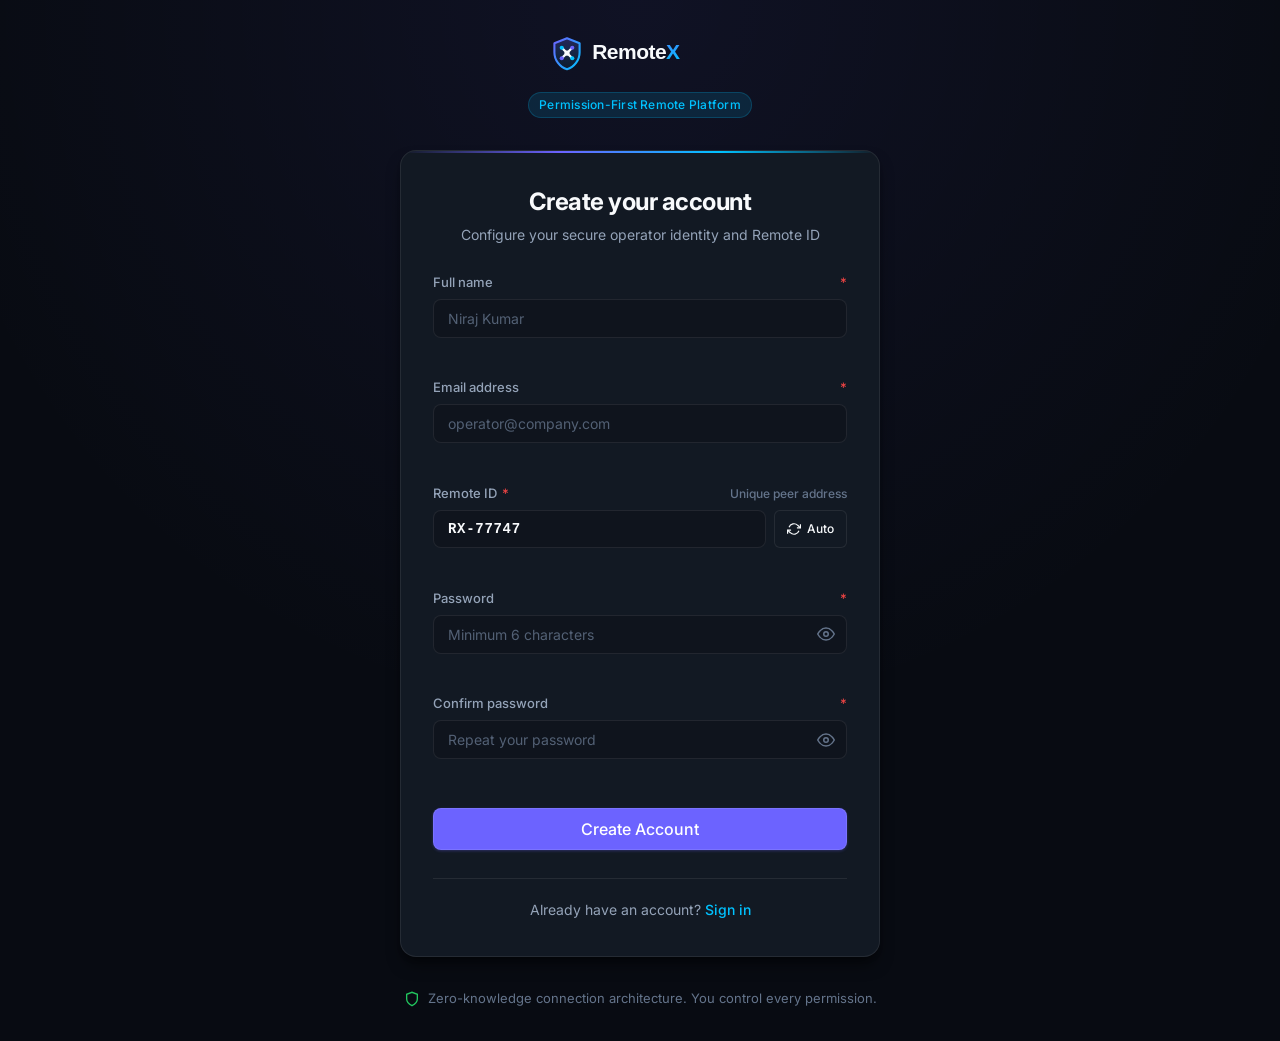
<file: frontend/register.html>
<!DOCTYPE html>
<html lang="en">

<head>
  <meta charset="UTF-8">
  <meta name="viewport" content="width=device-width, initial-scale=1.0">
  <title>Create Account - RemoteX</title>
  <meta name="description"
    content="Register a new RemoteX account for secure, permission-governed remote desktop collaboration.">
  <link rel="icon" type="image/svg+xml" href="assets/logo/remotex-mark.svg">
  <link rel="stylesheet" href="css/base.css">
  <link rel="stylesheet" href="css/components.css">
  <link rel="stylesheet" href="css/auth.css">
  <link rel="stylesheet" href="css/responsive.css">
</head>

<body>
  <div class="auth-wrapper">
    <!-- Brand Header -->
    <div class="auth-brand">
      <a href="index.html">
        <img src="assets/logo/remotex-logo.svg" alt="RemoteX Logo" class="auth-brand-logo">
      </a>
      <span class="auth-badge">Permission-First Remote Platform</span>
    </div>

    <!-- Registration Card -->
    <div class="auth-card" style="max-width: 480px;">
      <div class="auth-header">
        <h1 class="auth-title">Create your account</h1>
        <p class="auth-subtitle">Configure your secure operator identity and Remote ID</p>
      </div>

      <form id="register-form" class="auth-form" novalidate>
        <!-- Full Name -->
        <div class="form-group">
          <label for="name" class="form-label">
            Full name <span class="required" aria-hidden="true">*</span>
          </label>
          <input type="text" id="name" name="name" class="form-control" placeholder="Niraj Kumar" autocomplete="name"
            required>
          <div class="form-error" id="name-error"></div>
        </div>

        <!-- Email Address -->
        <div class="form-group">
          <label for="email" class="form-label">
            Email address <span class="required" aria-hidden="true">*</span>
          </label>
          <input type="email" id="email" name="email" class="form-control" placeholder="operator@company.com"
            autocomplete="email" required>
          <div class="form-error" id="email-error"></div>
        </div>

        <!-- Remote ID -->
        <div class="form-group">
          <label for="remote-id" class="form-label">
            <span>Remote ID <span class="required" aria-hidden="true">*</span></span>
            <span class="form-helper">Unique peer address</span>
          </label>
          <div class="remote-id-generator">
            <input type="text" id="remote-id" name="remote_id" class="form-control" placeholder="RX-84920"
              autocomplete="off" required>
            <button type="button" class="btn btn-secondary btn-sm" id="generate-id-btn"
              title="Generate a random Remote ID">
              <svg width="14" height="14" viewBox="0 0 24 24" fill="none" stroke="currentColor" stroke-width="2">
                <polyline points="23 4 23 10 17 10" />
                <polyline points="1 20 1 14 7 14" />
                <path d="M3.51 9a9 9 0 0 1 14.85-3.36L23 10M1 14l4.64 4.36A9 9 0 0 0 20.49 15" />
              </svg>
              Auto
            </button>
          </div>
          <div class="form-error" id="remote-id-error"></div>
        </div>

        <!-- Password -->
        <div class="form-group">
          <label for="password" class="form-label">
            Password <span class="required" aria-hidden="true">*</span>
          </label>
          <div class="input-group">
            <input type="password" id="password" name="password" class="form-control" placeholder="Minimum 6 characters"
              autocomplete="new-password" required>
            <button type="button" class="input-addon-btn toggle-pw-btn" data-target="password"
              aria-label="Toggle password visibility" tabindex="-1">
              <svg width="18" height="18" viewBox="0 0 24 24" fill="none" stroke="currentColor" stroke-width="2">
                <path d="M1 12s4-8 11-8 11 8 11 8-4 8-11 8-11-8-11-8z" />
                <circle cx="12" cy="12" r="3" />
              </svg>
            </button>
          </div>
          <div class="form-error" id="password-error"></div>
        </div>

        <!-- Confirm Password -->
        <div class="form-group">
          <label for="confirm-password" class="form-label">
            Confirm password <span class="required" aria-hidden="true">*</span>
          </label>
          <div class="input-group">
            <input type="password" id="confirm-password" name="confirm_password" class="form-control"
              placeholder="Repeat your password" autocomplete="new-password" required>
            <button type="button" class="input-addon-btn toggle-pw-btn" data-target="confirm-password"
              aria-label="Toggle password visibility" tabindex="-1">
              <svg width="18" height="18" viewBox="0 0 24 24" fill="none" stroke="currentColor" stroke-width="2">
                <path d="M1 12s4-8 11-8 11 8 11 8-4 8-11 8-11-8-11-8z" />
                <circle cx="12" cy="12" r="3" />
              </svg>
            </button>
          </div>
          <div class="form-error" id="confirm-password-error"></div>
        </div>

        <!-- Submit Button -->
        <button type="submit" class="btn btn-primary btn-lg" id="submit-btn" style="width: 100%; margin-top: 0.5rem;">
          Create Account
        </button>
      </form>

      <!-- Card Footer -->
      <div class="auth-card-footer">
        Already have an account? <a href="login.html">Sign in</a>
      </div>
    </div>

    <!-- Security statement -->
    <div class="auth-security-notice">
      <svg width="16" height="16" viewBox="0 0 24 24" fill="none" stroke="currentColor" stroke-width="2">
        <path d="M12 22s8-4 8-10V5l-8-3-8 3v7c0 6 8 10 8 10z" />
      </svg>
      <span>Zero-knowledge connection architecture. You control every permission.</span>
    </div>
  </div>

  <div id="toast-container"></div>

  <script src="js/ui.js"></script>
  <script src="js/auth.js"></script>
  <script src="js/api.js"></script>
  <script src="js/register.js"></script>
</body>

</html>
</file>
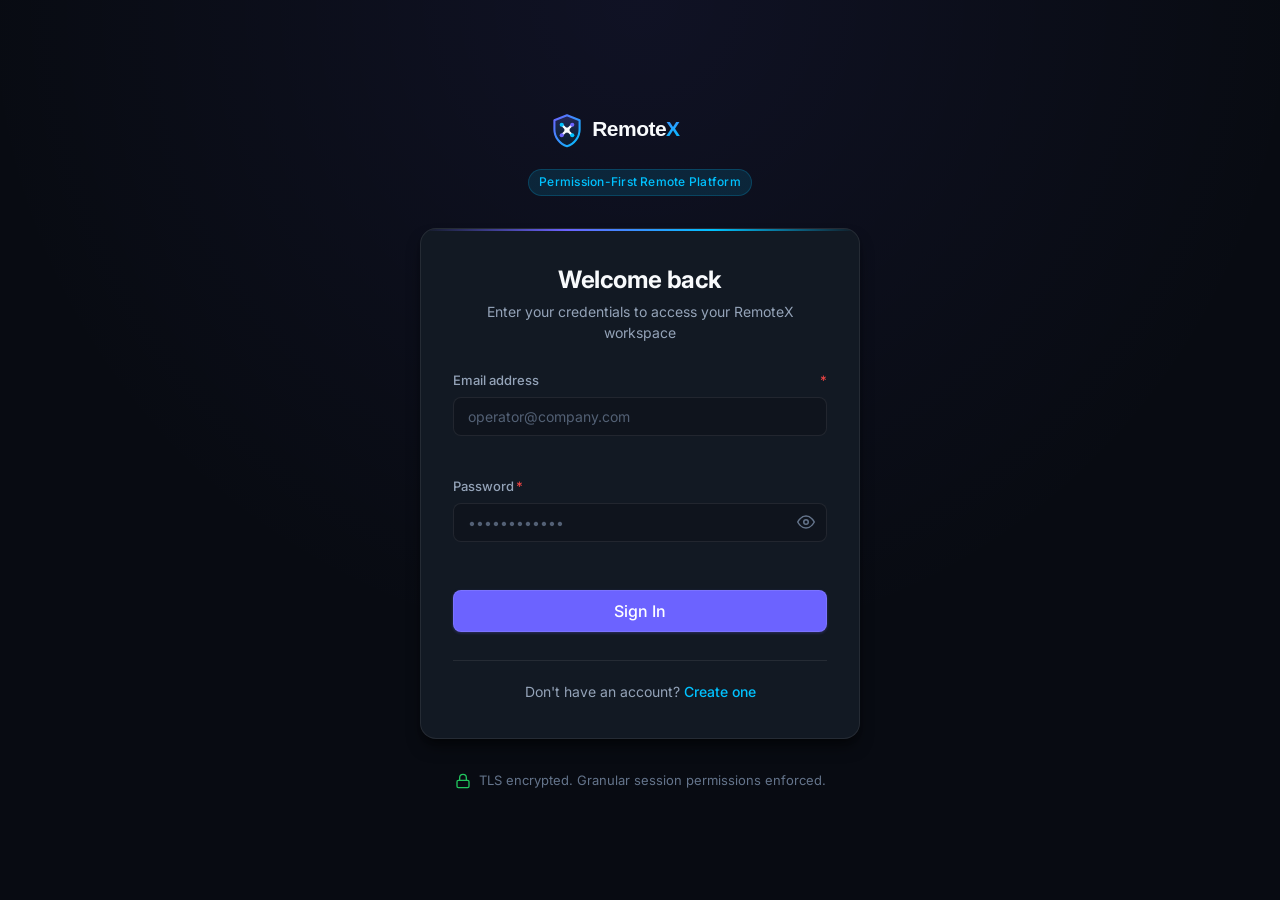
<file: frontend/requests.html>
<!DOCTYPE html>
<html lang="en">
<head>
  <meta charset="UTF-8">
  <meta name="viewport" content="width=device-width, initial-scale=1.0">
  <title>Connection Requests - RemoteX</title>
  <meta name="description" content="Review and govern inbound and outbound remote connection requests.">
  <link rel="icon" type="image/svg+xml" href="assets/logo/remotex-mark.svg">
  <link rel="stylesheet" href="css/base.css">
  <link rel="stylesheet" href="css/components.css">
  <link rel="stylesheet" href="css/dashboard.css">
  <link rel="stylesheet" href="css/requests.css">
  <link rel="stylesheet" href="css/responsive.css">
</head>
<body>
  <div class="app-layout">
    <!-- Sidebar Navigation -->
    <aside class="app-sidebar">
      <div class="sidebar-header">
        <a href="dashboard.html" class="sidebar-brand">
          <img src="assets/logo/remotex-logo.svg" alt="RemoteX">
        </a>
      </div>

      <nav class="sidebar-nav">
        <div class="sidebar-section-title">Workspace</div>
        <a href="dashboard.html" class="nav-link">
          <svg viewBox="0 0 24 24" fill="none" stroke="currentColor" stroke-width="2"><rect x="3" y="3" width="7" height="7"/><rect x="14" y="3" width="7" height="7"/><rect x="14" y="14" width="7" height="7"/><rect x="3" y="14" width="7" height="7"/></svg>
          Dashboard
        </a>
        <a href="requests.html" class="nav-link active">
          <svg viewBox="0 0 24 24" fill="none" stroke="currentColor" stroke-width="2"><path d="M16 21v-2a4 4 0 0 0-4-4H5a4 4 0 0 0-4 4v2"/><circle cx="8.5" cy="7.5" r="4"/><line x1="20" y1="8" x2="20" y2="14"/><line x1="23" y1="11" x2="17" y2="11"/></svg>
          Requests
          <span class="badge-counter" id="sidebar-request-counter" style="display:none;">0</span>
        </a>
        <a href="session.html" class="nav-link">
          <svg viewBox="0 0 24 24" fill="none" stroke="currentColor" stroke-width="2"><rect x="2" y="3" width="20" height="14" rx="2"/><line x1="8" y1="21" x2="16" y2="21"/><line x1="12" y1="17" x2="12" y2="21"/></svg>
          Active Session
        </a>

        <div class="sidebar-section-title">Account</div>
        <a href="profile.html" class="nav-link">
          <svg viewBox="0 0 24 24" fill="none" stroke="currentColor" stroke-width="2"><path d="M20 21v-2a4 4 0 0 0-4-4H8a4 4 0 0 0-4 4v2"/><circle cx="12" cy="7" r="4"/></svg>
          Profile
        </a>
      </nav>

      <div class="sidebar-footer">
        <div class="user-mini-card">
          <div class="user-avatar" id="sidebar-avatar">--</div>
          <div class="user-info">
            <div class="user-name" id="sidebar-name">Loading...</div>
            <div class="user-remote-id" id="sidebar-remote-id">RX-•••••</div>
          </div>
        </div>
        <button type="button" class="btn btn-ghost btn-sm" id="logout-btn" style="width:100%; justify-content:flex-start; color:var(--text-muted);">
          <svg width="16" height="16" viewBox="0 0 24 24" fill="none" stroke="currentColor" stroke-width="2"><path d="M9 21H5a2 2 0 0 1-2-2V5a2 2 0 0 1 2-2h4"/><polyline points="16 17 21 12 16 7"/><line x1="21" y1="12" x2="9" y2="12"/></svg>
          Sign Out
        </button>
      </div>
    </aside>

    <!-- Main Content Area -->
    <div class="main-content">
      <header class="app-header">
        <div class="header-left">
          <button class="mobile-menu-btn" id="mobile-sidebar-toggle" aria-label="Toggle navigation menu">
            <svg width="22" height="22" viewBox="0 0 24 24" fill="none" stroke="currentColor" stroke-width="2"><line x1="3" y1="12" x2="21" y2="12"/><line x1="3" y1="6" x2="21" y2="6"/><line x1="3" y1="18" x2="21" y2="18"/></svg>
          </button>
          <h1 class="page-title">Connection Requests</h1>
        </div>

        <div class="header-right">
          <div class="connection-status-pill">
            <span class="status-dot online ws-status-dot"></span>
            <span class="ws-status-text">Real-time Online</span>
          </div>

          <a href="profile.html" class="user-avatar" id="header-avatar" style="width:32px; height:32px; font-size:0.75rem; text-decoration:none;" title="Profile">
            --
          </a>
        </div>
      </header>

      <main class="page-body">
        <div class="requests-layout">
          <div class="requests-header">
            <div>
              <p style="color:var(--text-secondary); font-size:0.9375rem;">
                Manage participant handshakes. Accept or decline requests to initiate permission-governed sessions.
              </p>
            </div>
            <button type="button" class="btn btn-secondary btn-sm" id="refresh-requests-btn">
              <svg width="14" height="14" viewBox="0 0 24 24" fill="none" stroke="currentColor" stroke-width="2"><polyline points="23 4 23 10 17 10"/><polyline points="1 20 1 14 7 14"/><path d="M3.51 9a9 9 0 0 1 14.85-3.36L23 10M1 14l4.64 4.36A9 9 0 0 0 20.49 15"/></svg>
              Refresh
            </button>
          </div>

          <!-- Tabs -->
          <div class="tabs-header">
            <button type="button" class="tab-btn active" data-tab="incoming-tab">
              <svg width="16" height="16" viewBox="0 0 24 24" fill="none" stroke="currentColor" stroke-width="2"><line x1="12" y1="5" x2="12" y2="19"/><polyline points="19 12 12 19 5 12"/></svg>
              Incoming Requests
              <span class="tab-badge" id="incoming-count">0</span>
            </button>
            <button type="button" class="tab-btn" data-tab="outgoing-tab">
              <svg width="16" height="16" viewBox="0 0 24 24" fill="none" stroke="currentColor" stroke-width="2"><line x1="12" y1="19" x2="12" y2="5"/><polyline points="5 12 12 5 19 12"/></svg>
              Outgoing Requests
              <span class="tab-badge" id="outgoing-count">0</span>
            </button>
          </div>

          <!-- Incoming Requests Tab Content -->
          <div class="tab-content active" id="incoming-tab">
            <div id="incoming-requests-list" class="requests-card-grid">
              <div class="skeleton" style="height:80px; border-radius:var(--radius-lg);"></div>
            </div>
          </div>

          <!-- Outgoing Requests Tab Content -->
          <div class="tab-content" id="outgoing-tab">
            <div id="outgoing-requests-list" class="requests-card-grid">
              <div class="skeleton" style="height:80px; border-radius:var(--radius-lg);"></div>
            </div>
          </div>
        </div>
      </main>
    </div>
  </div>

  <div id="toast-container"></div>

  <script src="js/config.js"></script>
  <script src="js/ui.js"></script>
  <script src="js/auth.js"></script>
  <script src="js/api.js"></script>
  <script src="js/websocket.js"></script>
  <script src="js/requests.js"></script>
</body>
</html>
</file>
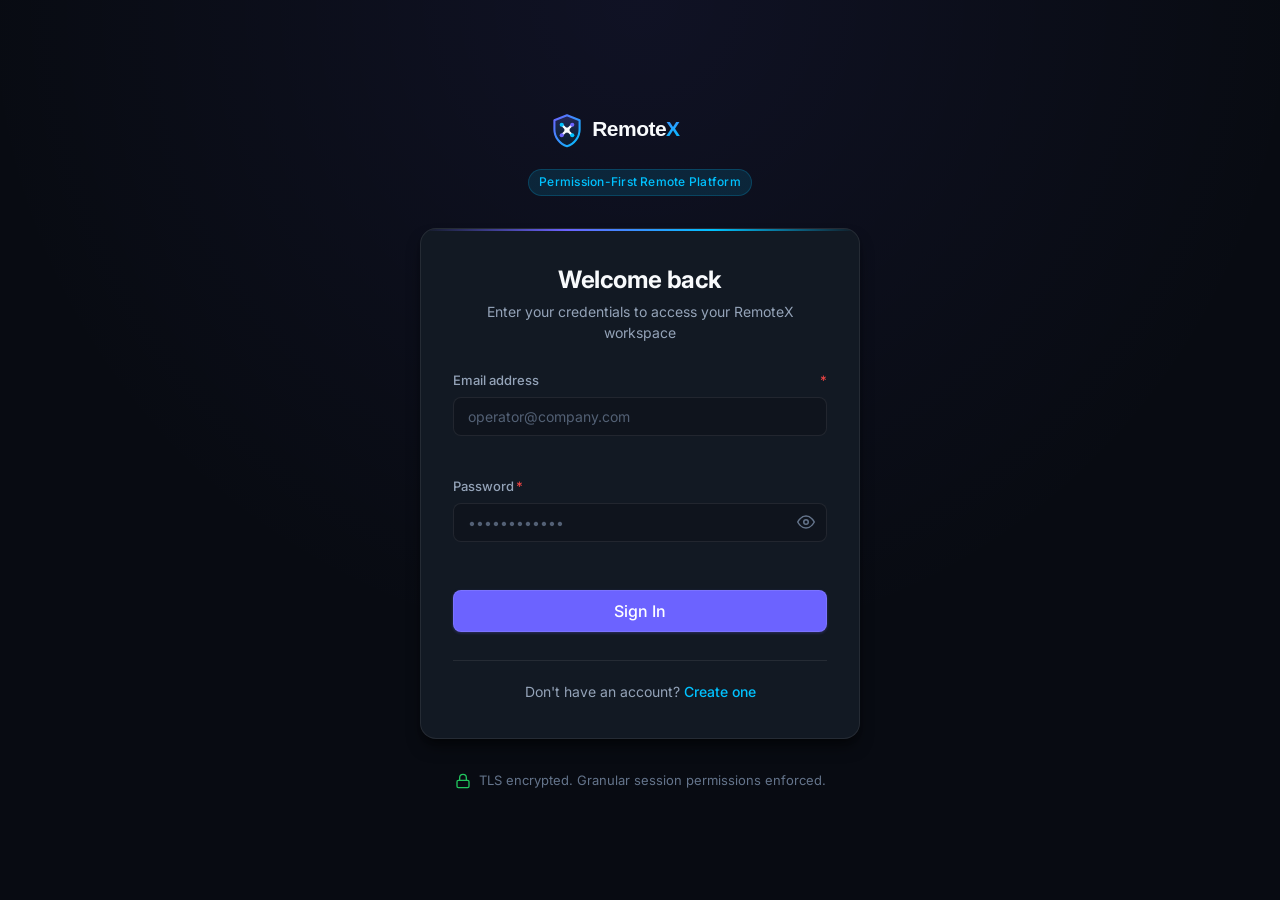
<file: frontend/session.html>
<!DOCTYPE html>
<html lang="en">
<head>
  <meta charset="UTF-8">
  <meta name="viewport" content="width=device-width, initial-scale=1.0">
  <title>Remote Session - RemoteX</title>
  <meta name="description" content="Secure, permission-governed remote support workspace.">
  <link rel="icon" type="image/svg+xml" href="assets/logo/remotex-mark.svg">
  <link rel="stylesheet" href="css/base.css">
  <link rel="stylesheet" href="css/components.css">
  <link rel="stylesheet" href="css/session.css">
  <link rel="stylesheet" href="css/responsive.css">
</head>
<body>
  <div class="session-container">
    <!-- Session Workspace Header -->
    <header class="session-header">
      <div class="session-header-left">
        <a href="dashboard.html" title="Back to Dashboard" style="display:flex; align-items:center;">
          <img src="assets/logo/remotex-mark.svg" alt="RemoteX" class="session-brand-mark">
        </a>

        <div class="session-peer-meta">
          <span class="peer-name" id="session-peer-name">Remote Participant</span>
          <span class="peer-id-badge" id="session-peer-remote-id">RX-•••••</span>
          <div class="badge badge-success" id="session-status-badge">
            <span class="status-dot online"></span>
            <span>Active</span>
          </div>
        </div>

        <div class="session-id-tag" id="session-id-display" title="Click to copy Session ID">
          <span>SES-••••••••••••</span>
          <svg width="12" height="12" viewBox="0 0 24 24" fill="none" stroke="currentColor" stroke-width="2"><rect x="9" y="9" width="13" height="13" rx="2" ry="2"/><path d="M5 15H4a2 2 0 0 1-2-2V4a2 2 0 0 1 2-2h9a2 2 0 0 1 2 2v1"/></svg>
        </div>
      </div>

      <!-- Quick Media Action Buttons -->
      <div class="session-header-center">
        <button type="button" class="btn btn-secondary btn-sm" id="btn-toggle-screen" title="Start / Stop Screen Sharing">
          <svg width="14" height="14" viewBox="0 0 24 24" fill="none" stroke="currentColor" stroke-width="2"><rect x="2" y="3" width="20" height="14" rx="2"/><line x1="8" y1="21" x2="16" y2="21"/><line x1="12" y1="17" x2="12" y2="21"/></svg>
          Screen Share
        </button>

        <button type="button" class="btn btn-secondary btn-sm" id="btn-toggle-video" title="Start / Stop Camera">
          <svg width="14" height="14" viewBox="0 0 24 24" fill="none" stroke="currentColor" stroke-width="2"><path d="M23 7l-7 5 7 5V7z"/><rect x="1" y="5" width="15" height="14" rx="2" ry="2"/></svg>
          Video
        </button>

        <button type="button" class="btn btn-secondary btn-sm" id="btn-toggle-voice" title="Start / Stop Microphone">
          <svg width="14" height="14" viewBox="0 0 24 24" fill="none" stroke="currentColor" stroke-width="2"><path d="M12 1a3 3 0 0 0-3 3v8a3 3 0 0 0 6 0V4a3 3 0 0 0-3-3z"/><path d="M19 10v2a7 7 0 0 1-14 0v-2"/><line x1="12" y1="19" x2="12" y2="23"/><line x1="8" y1="23" x2="16" y2="23"/></svg>
          Voice
        </button>
      </div>

      <!-- Header Right: End Session -->
      <div class="session-header-actions">
        <div class="connection-status-pill">
          <span class="status-dot online ws-status-dot"></span>
          <span class="ws-status-text" id="webrtc-status-text">Signaling Live</span>
        </div>

        <button type="button" class="btn btn-danger btn-sm" id="end-session-btn">
          <svg width="14" height="14" viewBox="0 0 24 24" fill="none" stroke="currentColor" stroke-width="2"><circle cx="12" cy="12" r="10"/><line x1="15" y1="9" x2="9" y2="15"/><line x1="9" y1="9" x2="15" y2="15"/></svg>
          End Session
        </button>
      </div>
    </header>

    <!-- Workspace Layout Grid -->
    <div class="session-workspace">
      <!-- Left Column: Screen Area + Bottom Tools -->
      <div class="session-main-col">
        <!-- Remote Screen Workspace -->
        <div class="session-screen-wrapper" id="screen-container">
          <!-- Toolbar Overlay -->
          <div class="screen-toolbar">
            <div class="screen-meta-pill">
              <span class="badge badge-neutral" id="remote-control-status">Passive View</span>
              <span id="stream-resolution-text">Ready</span>
            </div>

            <button type="button" class="btn btn-secondary btn-sm" id="toggle-remote-control-btn" disabled>
              <svg width="14" height="14" viewBox="0 0 24 24" fill="none" stroke="currentColor" stroke-width="2"><polygon points="13 2 3 14 12 14 11 22 21 10 12 10 13 2"/></svg>
              Control Gated
            </button>
          </div>

          <!-- Video Elements -->
          <video id="remote-stream-video" class="remote-stream-video" autoplay playsinline></video>
          <video id="local-preview-video" class="local-pip-video" autoplay playsinline muted></video>

          <!-- Interactive Canvas for Mouse / Keyboard Capture -->
          <canvas id="remote-stream-canvas" class="remote-stream-canvas" tabindex="0"></canvas>

          <!-- Empty State (when WebRTC is inactive) -->
          <div class="screen-placeholder" id="screen-placeholder">
            <div class="screen-placeholder-icon">
              <svg width="28" height="28" viewBox="0 0 24 24" fill="none" stroke="currentColor" stroke-width="2"><rect x="2" y="3" width="20" height="14" rx="2"/><line x1="8" y1="21" x2="16" y2="21"/><line x1="12" y1="17" x2="12" y2="21"/></svg>
            </div>
            <h3 style="font-size:1.1rem; color:var(--text-primary); margin-bottom:0.35rem;">
              Remote Display Stream Inactive
            </h3>
            <p style="font-size:0.8125rem; color:var(--text-muted); max-width:360px; margin-bottom:1.25rem;">
              To view the remote participant's display or share yours, request or grant the "Screen" permission in the right panel.
            </p>
            <button type="button" class="btn btn-secondary btn-sm" id="placeholder-request-screen-btn">
              Request Screen Permission
            </button>
          </div>
        </div>

        <!-- Bottom Communication & Tools Panel -->
        <div class="session-tools-panel">
          <div class="session-tools-header">
            <div class="session-tools-tabs">
              <button type="button" class="tool-tab-btn active" data-tool="chat-pane">
                <svg width="14" height="14" viewBox="0 0 24 24" fill="none" stroke="currentColor" stroke-width="2"><path d="M21 15a2 2 0 0 1-2 2H7l-4 4V5a2 2 0 0 1 2-2h14a2 2 0 0 1 2 2z"/></svg>
                Encrypted Chat
              </button>
              <button type="button" class="tool-tab-btn" data-tool="files-pane">
                <svg width="14" height="14" viewBox="0 0 24 24" fill="none" stroke="currentColor" stroke-width="2"><path d="M14 2H6a2 2 0 0 0-2 2v16a2 2 0 0 0 2 2h12a2 2 0 0 0 2-2V8z"/><polyline points="14 2 14 8 20 8"/></svg>
                File Transfer
              </button>
              <button type="button" class="tool-tab-btn" data-tool="translation-pane">
                <svg width="14" height="14" viewBox="0 0 24 24" fill="none" stroke="currentColor" stroke-width="2"><circle cx="12" cy="12" r="10"/><path d="M2 12h20"/><path d="M12 2a15.3 15.3 0 0 1 4 10 15.3 15.3 0 0 1-4 10 15.3 15.3 0 0 1-4-10 15.3 15.3 0 0 1 4-10z"/></svg>
                Live Translation
              </button>
            </div>

            <div id="pane-actions-container">
              <button type="button" class="btn btn-ghost btn-sm" id="chat-clear-btn" title="Clear message history">
                Clear
              </button>
            </div>
          </div>

          <div class="session-tools-body">
            <!-- 1. CHAT PANE -->
            <div class="tool-pane active" id="chat-pane">
              <div class="tool-permission-gate" id="chat-permission-gate">
                <svg width="24" height="24" viewBox="0 0 24 24" fill="none" stroke="var(--warning)" stroke-width="2" style="margin-bottom:0.5rem;"><rect x="3" y="11" width="18" height="11" rx="2" ry="2"/><path d="M7 11V7a5 5 0 0 1 10 0v4"/></svg>
                <h4>Chat Permission Required</h4>
                <p>Messages cannot be sent or viewed until both participants grant the Chat permission.</p>
                <button type="button" class="btn btn-primary btn-sm" id="gate-request-chat-btn">Request Chat Permission</button>
              </div>

              <div class="chat-messages-container" id="chat-messages-container"></div>

              <form class="chat-input-bar" id="chat-send-form">
                <input type="text" id="chat-message-input" class="form-control" placeholder="Type a secure message..." autocomplete="off">
                <button type="submit" class="btn btn-primary" id="chat-send-btn">
                  <svg width="16" height="16" viewBox="0 0 24 24" fill="none" stroke="currentColor" stroke-width="2"><line x1="22" y1="2" x2="11" y2="13"/><polygon points="22 2 15 22 11 13 2 9 22 2"/></svg>
                  Send
                </button>
              </form>
            </div>

            <!-- 2. FILES PANE -->
            <div class="tool-pane" id="files-pane">
              <div class="tool-permission-gate" id="file-permission-gate">
                <svg width="24" height="24" viewBox="0 0 24 24" fill="none" stroke="var(--warning)" stroke-width="2" style="margin-bottom:0.5rem;"><rect x="3" y="11" width="18" height="11" rx="2" ry="2"/><path d="M7 11V7a5 5 0 0 1 10 0v4"/></svg>
                <h4>File Transfer Permission Required</h4>
                <p>Exchanging documents or code requires active File Transfer permission approval.</p>
                <button type="button" class="btn btn-primary btn-sm" id="gate-request-file-btn">Request File Permission</button>
              </div>

              <div class="files-layout">
                <div class="file-dropzone" id="file-dropzone">
                  <svg width="24" height="24" viewBox="0 0 24 24" fill="none" stroke="var(--accent-secondary)" stroke-width="2" style="margin-bottom:0.5rem;"><path d="M21 15v4a2 2 0 0 1-2 2H5a2 2 0 0 1-2-2v-4"/><polyline points="17 8 12 3 7 8"/><line x1="12" y1="3" x2="12" y2="15"/></svg>
                  <div style="font-size:0.8125rem; font-weight:600; color:var(--text-primary); margin-bottom:0.2rem;">Drop files here</div>
                  <div style="font-size:0.7rem; color:var(--text-muted); margin-bottom:0.75rem;">Max 100 MB per file</div>
                  <input type="file" id="file-input" style="display:none;">
                  <button type="button" class="btn btn-secondary btn-sm" id="file-browse-btn">Browse File</button>

                  <div id="file-upload-progress" style="display:none; width:100%; margin-top:0.75rem;">
                    <div style="font-size:0.75rem; color:var(--accent-secondary);" id="file-progress-text">Uploading...</div>
                    <div class="skeleton" style="height:4px; margin-top:4px;"></div>
                  </div>
                </div>

                <div class="files-list-container" id="files-list-container"></div>
              </div>
            </div>

            <!-- 3. TRANSLATION PANE -->
            <div class="tool-pane" id="translation-pane">
              <div class="tool-permission-gate" id="trans-permission-gate">
                <svg width="24" height="24" viewBox="0 0 24 24" fill="none" stroke="var(--warning)" stroke-width="2" style="margin-bottom:0.5rem;"><rect x="3" y="11" width="18" height="11" rx="2" ry="2"/><path d="M7 11V7a5 5 0 0 1 10 0v4"/></svg>
                <h4>Translation Permission Required</h4>
                <p>Live session translation across 14 languages requires approved Translation permission.</p>
                <button type="button" class="btn btn-primary btn-sm" id="gate-request-trans-btn">Request Translation Permission</button>
              </div>

              <div class="translation-layout">
                <div class="translation-controls">
                  <div class="translation-lang-row">
                    <select id="trans-source-lang" class="form-select"></select>
                    <button type="button" class="btn btn-secondary btn-icon btn-sm" id="trans-swap-btn" title="Swap languages">
                      <svg width="14" height="14" viewBox="0 0 24 24" fill="none" stroke="currentColor" stroke-width="2"><polyline points="17 1 21 5 17 9"/><path d="M3 5h18"/><polyline points="7 23 3 19 7 15"/><path d="M21 19H3"/></svg>
                    </button>
                    <select id="trans-target-lang" class="form-select"></select>
                  </div>

                  <textarea id="trans-input-text" class="form-control" rows="3" placeholder="Enter message to translate..." style="resize:none; font-size:0.8125rem;"></textarea>
                  <button type="button" class="btn btn-primary btn-sm" id="trans-submit-btn">Translate & Send</button>
                </div>

                <div class="translation-history" id="trans-history-container"></div>
              </div>
            </div>
          </div>
        </div>
      </div>

      <!-- Right Column: Permissions Matrix -->
      <aside class="session-side-col">
        <div class="permissions-panel-header">
          <div>
            <div style="font-size:0.875rem; font-weight:700; color:var(--text-primary); display:flex; align-items:center; gap:0.4rem;">
              <svg width="16" height="16" viewBox="0 0 24 24" fill="none" stroke="var(--accent-primary)" stroke-width="2"><path d="M12 22s8-4 8-10V5l-8-3-8 3v7c0 6 8 10 8 10z"/></svg>
              Permission Matrix
            </div>
            <div style="font-size:0.7rem; color:var(--text-muted); margin-top:2px;">
              No Permission = No Access
            </div>
          </div>
          <button type="button" class="btn btn-ghost btn-sm" id="refresh-permissions-btn" title="Refresh state">
            <svg width="14" height="14" viewBox="0 0 24 24" fill="none" stroke="currentColor" stroke-width="2"><polyline points="23 4 23 10 17 10"/><polyline points="1 20 1 14 7 14"/><path d="M3.51 9a9 9 0 0 1 14.85-3.36L23 10M1 14l4.64 4.36A9 9 0 0 0 20.49 15"/></svg>
          </button>
        </div>

        <div class="permissions-scroll" id="permissions-list-container">
          <!-- Dynamically populated 8 features -->
          <div class="skeleton" style="height:60px; border-radius:var(--radius-md);"></div>
          <div class="skeleton" style="height:60px; border-radius:var(--radius-md);"></div>
          <div class="skeleton" style="height:60px; border-radius:var(--radius-md);"></div>
          <div class="skeleton" style="height:60px; border-radius:var(--radius-md);"></div>
        </div>

        <div class="permissions-panel-footer">
          <svg width="16" height="16" viewBox="0 0 24 24" fill="none" stroke="var(--success)" stroke-width="2" style="flex-shrink:0;"><circle cx="12" cy="12" r="10"/><path d="M9 12l2 2 4-4"/></svg>
          <span>Connection acceptance does not grant capability permissions. Every capability requires separate approval.</span>
        </div>
      </aside>
    </div>
  </div>

  <div id="toast-container"></div>

  <!-- Scripts -->
  <script src="js/config.js"></script>
  <script src="js/ui.js"></script>
  <script src="js/auth.js"></script>
  <script src="js/api.js"></script>
  <script src="js/websocket.js"></script>
  <script src="js/permissions.js"></script>
  <script src="js/webrtc.js"></script>
  <script src="js/chat.js"></script>
  <script src="js/file-transfer.js"></script>
  <script src="js/translation.js"></script>
  <script src="js/remote-control.js"></script>
  <script src="js/session.js"></script>
</body>
</html>
</file>
<file: frontend/css/base.css>
/* ==========================================================================
   RemoteX - Base Styles & Design Tokens
   Permission-Based Remote Support and Communication Platform
   ========================================================================== */

@import url('https://fonts.googleapis.com/css2?family=Inter:wght@300;400;500;600;700&display=swap');

:root {
  /* Color Palette */
  --bg-primary: #080B12;
  --bg-secondary: #0F141D;
  --bg-card: #121923;
  --bg-card-hover: #16202D;
  --bg-elevated: #182230;

  --border-subtle: rgba(255, 255, 255, 0.08);
  --border-strong: rgba(255, 255, 255, 0.16);
  --border-focus: rgba(108, 99, 255, 0.5);

  --accent-primary: #6C63FF;
  --accent-primary-hover: #5A52E0;
  --accent-primary-subtle: rgba(108, 99, 255, 0.12);

  --accent-secondary: #00C2FF;
  --accent-secondary-hover: #00AEE6;
  --accent-secondary-subtle: rgba(0, 194, 255, 0.12);

  --success: #22C55E;
  --success-subtle: rgba(34, 197, 94, 0.12);
  --danger: #EF4444;
  --danger-hover: #DC2626;
  --danger-subtle: rgba(239, 68, 68, 0.12);
  --warning: #F59E0B;
  --warning-subtle: rgba(245, 158, 11, 0.12);

  --text-primary: #F8FAFC;
  --text-secondary: #94A3B8;
  --text-muted: #64748B;
  --text-inverse: #080B12;

  /* Typography */
  --font-sans: 'Inter', -apple-system, BlinkMacSystemFont, 'Segoe UI', Roboto, Oxygen, Ubuntu, Cantarell, sans-serif;
  --font-mono: 'JetBrains Mono', 'Fira Code', 'SF Mono', Consolas, monospace;

  /* Radii */
  --radius-xs: 4px;
  --radius-sm: 6px;
  --radius-md: 8px;
  --radius-lg: 12px;
  --radius-xl: 16px;
  --radius-full: 9999px;

  /* Shadows (restrained, modern) */
  --shadow-sm: 0 1px 2px 0 rgba(0, 0, 0, 0.3);
  --shadow-md: 0 4px 6px -1px rgba(0, 0, 0, 0.4), 0 2px 4px -2px rgba(0, 0, 0, 0.3);
  --shadow-lg: 0 10px 15px -3px rgba(0, 0, 0, 0.5), 0 4px 6px -4px rgba(0, 0, 0, 0.4);
  --shadow-glow: 0 0 24px -4px rgba(108, 99, 255, 0.25);

  /* Transitions */
  --transition-fast: 150ms cubic-bezier(0.4, 0, 0.2, 1);
  --transition-normal: 200ms cubic-bezier(0.4, 0, 0.2, 1);
  --transition-smooth: 300ms cubic-bezier(0.4, 0, 0.2, 1);

  /* Spacing / Sizes */
  --sidebar-width: 250px;
  --header-height: 64px;
}

/* Reset */
*, *::before, *::after {
  box-sizing: border-box;
  margin: 0;
  padding: 0;
}

html {
  font-size: 16px;
  scroll-behavior: smooth;
  -webkit-font-smoothing: antialiased;
  -moz-osx-font-smoothing: grayscale;
}

body {
  font-family: var(--font-sans);
  background-color: var(--bg-primary);
  color: var(--text-primary);
  line-height: 1.5;
  min-height: 100vh;
  display: flex;
  flex-direction: column;
  overflow-x: hidden;
}

/* Typography Hierarchy */
h1, h2, h3, h4, h5, h6 {
  color: var(--text-primary);
  font-weight: 600;
  line-height: 1.25;
  letter-spacing: -0.02em;
}

h1 { font-size: 2rem; }
h2 { font-size: 1.5rem; }
h3 { font-size: 1.25rem; }
h4 { font-size: 1.05rem; }
h5 { font-size: 0.95rem; }

p {
  color: var(--text-secondary);
  font-size: 0.9375rem;
}

a {
  color: var(--accent-secondary);
  text-decoration: none;
  transition: color var(--transition-fast);
}

a:hover {
  color: #38d3ff;
}

/* Scrollbar */
::-webkit-scrollbar {
  width: 8px;
  height: 8px;
}

::-webkit-scrollbar-track {
  background: var(--bg-primary);
}

::-webkit-scrollbar-thumb {
  background: rgba(255, 255, 255, 0.12);
  border-radius: var(--radius-full);
}

::-webkit-scrollbar-thumb:hover {
  background: rgba(255, 255, 255, 0.2);
}

/* Selection */
::selection {
  background: var(--accent-primary-subtle);
  color: var(--text-primary);
}

/* Layout Utilities */
.app-container {
  display: flex;
  min-height: 100vh;
  width: 100%;
}

.main-content {
  flex: 1;
  display: flex;
  flex-direction: column;
  min-width: 0;
  background-color: var(--bg-primary);
}

.page-body {
  flex: 1;
  padding: 1.75rem 2rem;
  max-width: 1400px;
  width: 100%;
  margin: 0 auto;
}

/* Screen reader only */
.sr-only {
  position: absolute;
  width: 1px;
  height: 1px;
  padding: 0;
  margin: -1px;
  overflow: hidden;
  clip: rect(0, 0, 0, 0);
  white-space: nowrap;
  border: 0;
}
</file>
<file: frontend/css/components.css>
/* ==========================================================================
   RemoteX - Components & UI Kit
   ========================================================================== */

/* Buttons */
.btn {
  display: inline-flex;
  align-items: center;
  justify-content: center;
  gap: 0.5rem;
  font-family: var(--font-sans);
  font-size: 0.875rem;
  font-weight: 500;
  line-height: 1;
  padding: 0.625rem 1rem;
  border-radius: var(--radius-md);
  border: 1px solid transparent;
  cursor: pointer;
  transition: all var(--transition-fast);
  text-decoration: none;
  white-space: nowrap;
  user-select: none;
}

.btn:focus-visible {
  outline: 2px solid var(--accent-primary);
  outline-offset: 2px;
}

.btn:disabled,
.btn.disabled {
  opacity: 0.5;
  cursor: not-allowed;
  pointer-events: none;
}

/* Button Variants */
.btn-primary {
  background-color: var(--accent-primary);
  color: #FFFFFF;
  border-color: rgba(255, 255, 255, 0.1);
  box-shadow: 0 1px 3px rgba(108, 99, 255, 0.3);
}

.btn-primary:hover:not(:disabled) {
  background-color: var(--accent-primary-hover);
  transform: translateY(-1px);
}

.btn-primary:active:not(:disabled) {
  transform: translateY(0);
}

.btn-secondary {
  background-color: var(--bg-card);
  color: var(--text-primary);
  border-color: var(--border-subtle);
}

.btn-secondary:hover:not(:disabled) {
  background-color: var(--bg-card-hover);
  border-color: var(--border-strong);
  color: #FFFFFF;
}

.btn-accent {
  background-color: var(--accent-secondary);
  color: #080B12;
  font-weight: 600;
}

.btn-accent:hover:not(:disabled) {
  background-color: var(--accent-secondary-hover);
  transform: translateY(-1px);
}

.btn-danger {
  background-color: var(--danger);
  color: #FFFFFF;
  border-color: rgba(0, 0, 0, 0.2);
}

.btn-danger:hover:not(:disabled) {
  background-color: var(--danger-hover);
}

.btn-danger-outline {
  background-color: transparent;
  color: var(--danger);
  border-color: rgba(239, 68, 68, 0.3);
}

.btn-danger-outline:hover:not(:disabled) {
  background-color: var(--danger-subtle);
  border-color: var(--danger);
}

.btn-success {
  background-color: var(--success);
  color: #080B12;
  font-weight: 600;
}

.btn-ghost {
  background-color: transparent;
  color: var(--text-secondary);
  border-color: transparent;
}

.btn-ghost:hover:not(:disabled) {
  background-color: rgba(255, 255, 255, 0.05);
  color: var(--text-primary);
}

/* Button Sizes */
.btn-sm {
  font-size: 0.75rem;
  padding: 0.4rem 0.75rem;
  border-radius: var(--radius-sm);
  gap: 0.35rem;
}

.btn-lg {
  font-size: 1rem;
  padding: 0.75rem 1.5rem;
  border-radius: var(--radius-md);
}

.btn-icon {
  width: 36px;
  height: 36px;
  padding: 0;
  border-radius: var(--radius-md);
  display: inline-flex;
  align-items: center;
  justify-content: center;
}

.btn-icon.btn-sm {
  width: 28px;
  height: 28px;
}

/* Cards */
.card {
  background-color: var(--bg-card);
  border: 1px solid var(--border-subtle);
  border-radius: var(--radius-lg);
  padding: 1.5rem;
  box-shadow: var(--shadow-sm);
  transition: border-color var(--transition-fast), box-shadow var(--transition-fast);
}

.card:hover {
  border-color: rgba(255, 255, 255, 0.12);
}

.card-header {
  display: flex;
  align-items: center;
  justify-content: space-between;
  margin-bottom: 1.25rem;
  padding-bottom: 0.75rem;
  border-bottom: 1px solid var(--border-subtle);
}

.card-title {
  font-size: 1.1rem;
  font-weight: 600;
  color: var(--text-primary);
  display: flex;
  align-items: center;
  gap: 0.5rem;
}

.card-subtitle {
  font-size: 0.8125rem;
  color: var(--text-muted);
  margin-top: 0.25rem;
}

.card-body {
  position: relative;
}

.card-footer {
  margin-top: 1.25rem;
  padding-top: 0.75rem;
  border-top: 1px solid var(--border-subtle);
  display: flex;
  align-items: center;
  justify-content: flex-end;
  gap: 0.75rem;
}

/* Form Controls */
.form-group {
  display: flex;
  flex-direction: column;
  gap: 0.4rem;
  margin-bottom: 1.15rem;
}

.form-label {
  font-size: 0.8125rem;
  font-weight: 500;
  color: var(--text-secondary);
  display: flex;
  align-items: center;
  justify-content: space-between;
}

.form-label .required {
  color: var(--danger);
  margin-left: 2px;
}

.form-control,
.form-select {
  width: 100%;
  font-family: var(--font-sans);
  font-size: 0.875rem;
  color: var(--text-primary);
  background-color: var(--bg-secondary);
  border: 1px solid var(--border-subtle);
  border-radius: var(--radius-md);
  padding: 0.625rem 0.875rem;
  transition: border-color var(--transition-fast), box-shadow var(--transition-fast);
  outline: none;
}

.form-control:hover,
.form-select:hover {
  border-color: var(--border-strong);
}

.form-control:focus,
.form-select:focus {
  border-color: var(--accent-primary);
  box-shadow: 0 0 0 3px rgba(108, 99, 255, 0.2);
}

.form-control::placeholder {
  color: var(--text-muted);
  opacity: 0.8;
}

.form-control:disabled,
.form-select:disabled {
  opacity: 0.5;
  cursor: not-allowed;
  background-color: rgba(255, 255, 255, 0.02);
}

.form-control.is-invalid {
  border-color: var(--danger);
}

.form-control.is-invalid:focus {
  box-shadow: 0 0 0 3px rgba(239, 68, 68, 0.2);
}

.form-error {
  font-size: 0.75rem;
  color: var(--danger);
  min-height: 1rem;
  display: flex;
  align-items: center;
  gap: 0.25rem;
}

.form-helper {
  font-size: 0.75rem;
  color: var(--text-muted);
}

/* Input Group with Addons */
.input-group {
  position: relative;
  display: flex;
  align-items: center;
  width: 100%;
}

.input-group .form-control {
  padding-right: 2.5rem;
}

.input-addon-btn {
  position: absolute;
  right: 0.5rem;
  top: 50%;
  transform: translateY(-50%);
  background: none;
  border: none;
  color: var(--text-muted);
  cursor: pointer;
  padding: 0.25rem;
  display: flex;
  align-items: center;
  justify-content: center;
  border-radius: var(--radius-xs);
  transition: color var(--transition-fast);
}

.input-addon-btn:hover {
  color: var(--text-primary);
}

/* Badges */
.badge {
  display: inline-flex;
  align-items: center;
  gap: 0.35rem;
  font-size: 0.75rem;
  font-weight: 500;
  padding: 0.2rem 0.55rem;
  border-radius: var(--radius-full);
  border: 1px solid transparent;
  line-height: 1.2;
}

.badge-success {
  background-color: var(--success-subtle);
  color: var(--success);
  border-color: rgba(34, 197, 94, 0.2);
}

.badge-danger {
  background-color: var(--danger-subtle);
  color: var(--danger);
  border-color: rgba(239, 68, 68, 0.2);
}

.badge-warning {
  background-color: var(--warning-subtle);
  color: var(--warning);
  border-color: rgba(245, 158, 11, 0.2);
}

.badge-info {
  background-color: var(--accent-secondary-subtle);
  color: var(--accent-secondary);
  border-color: rgba(0, 194, 255, 0.2);
}

.badge-neutral {
  background-color: rgba(255, 255, 255, 0.06);
  color: var(--text-secondary);
  border-color: var(--border-subtle);
}

/* Status Indicators */
.status-pill {
  display: inline-flex;
  align-items: center;
  gap: 0.4rem;
  font-size: 0.8125rem;
  font-weight: 500;
}

.status-dot {
  width: 8px;
  height: 8px;
  border-radius: 50%;
  display: inline-block;
  background-color: var(--text-muted);
}

.status-dot.online {
  background-color: var(--success);
  box-shadow: 0 0 8px rgba(34, 197, 94, 0.6);
}

.status-dot.offline {
  background-color: var(--danger);
}

.status-dot.busy {
  background-color: var(--warning);
}

.status-dot.connecting {
  background-color: var(--accent-secondary);
  animation: pulse-dot 1.5s infinite;
}

@keyframes pulse-dot {
  0% { transform: scale(0.9); opacity: 0.6; }
  50% { transform: scale(1.2); opacity: 1; }
  100% { transform: scale(0.9); opacity: 0.6; }
}

/* Tabs */
.tabs-header {
  display: flex;
  gap: 0.5rem;
  border-bottom: 1px solid var(--border-subtle);
  margin-bottom: 1.25rem;
  overflow-x: auto;
}

.tab-btn {
  background: none;
  border: none;
  color: var(--text-secondary);
  font-family: var(--font-sans);
  font-size: 0.875rem;
  font-weight: 500;
  padding: 0.625rem 1rem;
  cursor: pointer;
  position: relative;
  transition: color var(--transition-fast);
  white-space: nowrap;
  display: inline-flex;
  align-items: center;
  gap: 0.5rem;
}

.tab-btn:hover {
  color: var(--text-primary);
}

.tab-btn.active {
  color: var(--accent-secondary);
}

.tab-btn.active::after {
  content: '';
  position: absolute;
  bottom: -1px;
  left: 0;
  right: 0;
  height: 2px;
  background-color: var(--accent-secondary);
  border-radius: 2px 2px 0 0;
}

.tab-btn .tab-badge {
  background-color: rgba(255, 255, 255, 0.1);
  color: var(--text-primary);
  font-size: 0.7rem;
  padding: 0.1rem 0.4rem;
  border-radius: var(--radius-full);
}

.tab-content {
  display: none;
}

.tab-content.active {
  display: block;
}

/* Spinner Loader */
.spinner {
  width: 18px;
  height: 18px;
  border: 2px solid rgba(255, 255, 255, 0.2);
  border-top-color: currentColor;
  border-radius: 50%;
  animation: rx-spin 0.7s linear infinite;
  display: inline-block;
  vertical-align: middle;
}

.spinner-lg {
  width: 32px;
  height: 32px;
  border-width: 3px;
}

@keyframes rx-spin {
  to { transform: rotate(360deg); }
}

/* Toast Notifications */
#toast-container {
  position: fixed;
  bottom: 1.5rem;
  right: 1.5rem;
  display: flex;
  flex-direction: column;
  gap: 0.625rem;
  z-index: 9999;
  max-width: 380px;
  width: calc(100vw - 3rem);
  pointer-events: none;
}

.toast {
  background-color: var(--bg-card);
  border: 1px solid var(--border-subtle);
  border-radius: var(--radius-md);
  padding: 0.875rem 1rem;
  box-shadow: var(--shadow-lg);
  display: flex;
  align-items: flex-start;
  gap: 0.75rem;
  pointer-events: auto;
  animation: toast-slide-in 0.25s cubic-bezier(0.16, 1, 0.3, 1);
  transition: transform var(--transition-normal), opacity var(--transition-normal);
}

.toast.toast-leave {
  opacity: 0;
  transform: translateX(30px);
}

@keyframes toast-slide-in {
  from {
    opacity: 0;
    transform: translateY(12px) scale(0.96);
  }
  to {
    opacity: 1;
    transform: translateY(0) scale(1);
  }
}

.toast-icon {
  flex-shrink: 0;
  width: 20px;
  height: 20px;
  margin-top: 2px;
}

.toast-content {
  flex: 1;
  min-width: 0;
}

.toast-title {
  font-size: 0.875rem;
  font-weight: 600;
  color: var(--text-primary);
  line-height: 1.3;
}

.toast-message {
  font-size: 0.8125rem;
  color: var(--text-secondary);
  margin-top: 0.2rem;
  line-height: 1.4;
  word-break: break-word;
}

.toast-close {
  background: none;
  border: none;
  color: var(--text-muted);
  cursor: pointer;
  padding: 0.2rem;
  display: flex;
  align-items: center;
  justify-content: center;
  border-radius: var(--radius-xs);
  transition: color var(--transition-fast);
}

.toast-close:hover {
  color: var(--text-primary);
}

.toast-success {
  border-left: 3px solid var(--success);
}
.toast-success .toast-icon {
  color: var(--success);
}

.toast-error {
  border-left: 3px solid var(--danger);
}
.toast-error .toast-icon {
  color: var(--danger);
}

.toast-warning {
  border-left: 3px solid var(--warning);
}
.toast-warning .toast-icon {
  color: var(--warning);
}

.toast-info {
  border-left: 3px solid var(--accent-secondary);
}
.toast-info .toast-icon {
  color: var(--accent-secondary);
}

/* Modals */
.modal-overlay {
  position: fixed;
  inset: 0;
  background-color: rgba(8, 11, 18, 0.8);
  backdrop-filter: blur(4px);
  display: flex;
  align-items: center;
  justify-content: center;
  padding: 1rem;
  z-index: 1000;
  opacity: 0;
  visibility: hidden;
  transition: opacity var(--transition-normal), visibility var(--transition-normal);
}

.modal-overlay.active {
  opacity: 1;
  visibility: visible;
}

.modal-dialog {
  background-color: var(--bg-card);
  border: 1px solid var(--border-strong);
  border-radius: var(--radius-lg);
  width: 100%;
  max-width: 500px;
  box-shadow: var(--shadow-lg);
  transform: translateY(12px) scale(0.97);
  transition: transform var(--transition-normal);
  overflow: hidden;
  display: flex;
  flex-direction: column;
}

.modal-overlay.active .modal-dialog {
  transform: translateY(0) scale(1);
}

.modal-header {
  padding: 1.25rem 1.5rem;
  display: flex;
  align-items: center;
  justify-content: space-between;
  border-bottom: 1px solid var(--border-subtle);
}

.modal-title {
  font-size: 1.125rem;
  font-weight: 600;
  color: var(--text-primary);
}

.modal-close-btn {
  background: none;
  border: none;
  color: var(--text-muted);
  cursor: pointer;
  padding: 0.35rem;
  border-radius: var(--radius-sm);
  display: flex;
  align-items: center;
  justify-content: center;
  transition: background var(--transition-fast), color var(--transition-fast);
}

.modal-close-btn:hover {
  background-color: rgba(255, 255, 255, 0.05);
  color: var(--text-primary);
}

.modal-body {
  padding: 1.5rem;
  color: var(--text-secondary);
  font-size: 0.9375rem;
  line-height: 1.5;
  max-height: 70vh;
  overflow-y: auto;
}

.modal-footer {
  padding: 1rem 1.5rem;
  border-top: 1px solid var(--border-subtle);
  display: flex;
  align-items: center;
  justify-content: flex-end;
  gap: 0.75rem;
  background-color: var(--bg-secondary);
}

/* Empty States */
.empty-state {
  display: flex;
  flex-direction: column;
  align-items: center;
  justify-content: center;
  text-align: center;
  padding: 3rem 1.5rem;
  color: var(--text-muted);
}

.empty-state-icon {
  width: 52px;
  height: 52px;
  border-radius: 50%;
  background-color: rgba(255, 255, 255, 0.03);
  border: 1px solid var(--border-subtle);
  display: flex;
  align-items: center;
  justify-content: center;
  margin-bottom: 1rem;
  color: var(--text-secondary);
}

.empty-state-title {
  font-size: 1.05rem;
  font-weight: 600;
  color: var(--text-primary);
  margin-bottom: 0.35rem;
}

.empty-state-desc {
  font-size: 0.875rem;
  color: var(--text-secondary);
  max-width: 360px;
  margin-bottom: 1.25rem;
}

/* Skeleton Loading */
.skeleton {
  background: linear-gradient(
    90deg,
    rgba(255, 255, 255, 0.03) 25%,
    rgba(255, 255, 255, 0.07) 50%,
    rgba(255, 255, 255, 0.03) 75%
  );
  background-size: 200% 100%;
  animation: rx-shimmer 1.5s infinite;
  border-radius: var(--radius-sm);
}

@keyframes rx-shimmer {
  0% { background-position: 200% 0; }
  100% { background-position: -200% 0; }
}

.skeleton-text {
  height: 14px;
  width: 100%;
  margin-bottom: 0.5rem;
}

.skeleton-title {
  height: 20px;
  width: 60%;
  margin-bottom: 0.75rem;
}

.skeleton-avatar {
  width: 40px;
  height: 40px;
  border-radius: 50%;
}
</file>
<file: frontend/css/responsive.css>
/* ==========================================================================
   RemoteX - Responsive Breakpoints
   Desktop: 1440px+, 1280px, 1024px | Tablet: 768px | Mobile: 480px, 375px
   ========================================================================== */

/* --------------------------------------------------------------------------
   Desktop Refinements (1280px - 1440px)
   -------------------------------------------------------------------------- */
@media (max-width: 1280px) {
  .session-workspace {
    grid-template-columns: 1fr 340px !important;
  }
}

/* --------------------------------------------------------------------------
   Small Desktop / Laptop (1024px)
   -------------------------------------------------------------------------- */
@media (max-width: 1024px) {
  :root {
    --sidebar-width: 220px;
  }

  .dashboard-grid {
    grid-template-columns: 1fr !important;
  }

  .session-workspace {
    grid-template-columns: 1fr 320px !important;
  }

  .page-body {
    padding: 1.25rem 1.5rem;
  }
}

/* --------------------------------------------------------------------------
   Tablet (768px)
   -------------------------------------------------------------------------- */
@media (max-width: 768px) {
  .app-sidebar {
    position: fixed;
    top: 0;
    bottom: 0;
    left: -260px;
    width: 260px;
    z-index: 1050;
    transition: transform var(--transition-smooth);
    box-shadow: var(--shadow-lg);
  }

  .app-sidebar.open {
    transform: translateX(260px);
  }

  .sidebar-backdrop {
    display: none;
    position: fixed;
    inset: 0;
    background: rgba(8, 11, 18, 0.7);
    backdrop-filter: blur(2px);
    z-index: 1040;
  }

  .sidebar-backdrop.active {
    display: block;
  }

  .mobile-menu-btn {
    display: inline-flex !important;
  }

  .session-workspace {
    display: flex !important;
    flex-direction: column !important;
    height: auto !important;
    overflow-y: auto !important;
  }

  .session-main-col {
    min-height: 380px;
  }

  .session-side-col {
    width: 100% !important;
  }

  .requests-layout {
    grid-template-columns: 1fr !important;
  }

  .page-body {
    padding: 1rem;
  }

  /* Responsive Tables to Cards */
  .table-responsive table,
  .table-responsive thead,
  .table-responsive tbody,
  .table-responsive th,
  .table-responsive td,
  .table-responsive tr {
    display: block;
  }

  .table-responsive thead tr {
    position: absolute;
    top: -9999px;
    left: -9999px;
  }

  .table-responsive tr {
    background: var(--bg-card);
    border: 1px solid var(--border-subtle);
    border-radius: var(--radius-md);
    margin-bottom: 0.75rem;
    padding: 0.75rem 1rem;
  }

  .table-responsive td {
    border: none;
    display: flex;
    justify-content: space-between;
    align-items: center;
    padding: 0.4rem 0;
    font-size: 0.875rem;
  }

  .table-responsive td::before {
    content: attr(data-label);
    font-weight: 500;
    color: var(--text-muted);
    font-size: 0.8125rem;
  }
}

/* --------------------------------------------------------------------------
   Mobile (480px and down)
   -------------------------------------------------------------------------- */
@media (max-width: 480px) {
  html {
    font-size: 15px;
  }

  .page-header {
    flex-direction: column;
    align-items: flex-start !important;
    gap: 0.75rem;
  }

  .page-header .page-actions {
    width: 100%;
    display: flex;
    gap: 0.5rem;
  }

  .page-header .page-actions .btn {
    flex: 1;
  }

  .auth-card {
    padding: 1.5rem 1.25rem;
    border-radius: var(--radius-lg);
  }

  .auth-title {
    font-size: 1.3rem;
  }

  /* Compact Session Header & Controls */
  .session-header {
    flex-wrap: wrap;
    gap: 0.75rem;
    padding: 0.75rem 1rem !important;
  }

  .session-header-actions {
    width: 100%;
    justify-content: space-between;
  }

  .session-tools-tabs {
    overflow-x: auto;
    width: 100%;
    -webkit-overflow-scrolling: touch;
  }

  .chat-panel {
    height: 380px !important;
  }

  .permissions-grid {
    grid-template-columns: 1fr !important;
  }

  #toast-container {
    left: 1rem;
    right: 1rem;
    width: auto;
    bottom: 1rem;
  }
}

/* --------------------------------------------------------------------------
   Small Mobile (375px)
   -------------------------------------------------------------------------- */
@media (max-width: 375px) {
  html {
    font-size: 14px;
  }

  .btn {
    padding: 0.55rem 0.75rem;
  }

  .card {
    padding: 1rem;
  }
}
</file>
<file: frontend/css/dashboard.css>
/* ==========================================================================
   RemoteX - Dashboard & Application Shell Layout
   ========================================================================== */

/* Layout Shell */
.app-layout {
  display: flex;
  min-height: 100vh;
  background-color: var(--bg-primary);
}

/* Sidebar */
.app-sidebar {
  width: var(--sidebar-width);
  background-color: var(--bg-secondary);
  border-right: 1px solid var(--border-subtle);
  display: flex;
  flex-direction: column;
  flex-shrink: 0;
  z-index: 100;
}

.sidebar-header {
  height: var(--header-height);
  padding: 0 1.5rem;
  display: flex;
  align-items: center;
  border-bottom: 1px solid var(--border-subtle);
}

.sidebar-brand {
  display: flex;
  align-items: center;
  gap: 0.6rem;
  text-decoration: none;
}

.sidebar-brand img {
  height: 30px;
  width: auto;
}

.sidebar-nav {
  padding: 1.25rem 0.75rem;
  display: flex;
  flex-direction: column;
  gap: 0.35rem;
  flex: 1;
}

.sidebar-section-title {
  font-size: 0.6875rem;
  text-transform: uppercase;
  letter-spacing: 0.08em;
  color: var(--text-muted);
  font-weight: 600;
  padding: 0.5rem 0.75rem 0.25rem;
  margin-top: 0.5rem;
}

.nav-link {
  display: flex;
  align-items: center;
  gap: 0.75rem;
  padding: 0.625rem 0.875rem;
  color: var(--text-secondary);
  border-radius: var(--radius-md);
  font-size: 0.875rem;
  font-weight: 500;
  transition: all var(--transition-fast);
  position: relative;
  text-decoration: none;
}

.nav-link svg {
  width: 18px;
  height: 18px;
  flex-shrink: 0;
  color: var(--text-muted);
  transition: color var(--transition-fast);
}

.nav-link:hover {
  background-color: rgba(255, 255, 255, 0.04);
  color: var(--text-primary);
}

.nav-link:hover svg {
  color: var(--text-primary);
}

.nav-link.active {
  background-color: var(--accent-primary-subtle);
  color: #FFFFFF;
  font-weight: 600;
}

.nav-link.active svg {
  color: var(--accent-secondary);
}

.nav-link .badge-counter {
  margin-left: auto;
  font-size: 0.7rem;
  background-color: var(--accent-primary);
  color: #FFFFFF;
  padding: 0.1rem 0.45rem;
  border-radius: var(--radius-full);
  font-weight: 600;
}

.sidebar-footer {
  padding: 1rem 0.75rem;
  border-top: 1px solid var(--border-subtle);
  display: flex;
  flex-direction: column;
  gap: 0.5rem;
}

.user-mini-card {
  display: flex;
  align-items: center;
  gap: 0.75rem;
  padding: 0.5rem 0.6rem;
  border-radius: var(--radius-md);
  background: rgba(255, 255, 255, 0.02);
  border: 1px solid var(--border-subtle);
}

.user-avatar {
  width: 34px;
  height: 34px;
  border-radius: var(--radius-full);
  background: linear-gradient(135deg, var(--accent-primary), var(--accent-secondary));
  color: #FFFFFF;
  font-weight: 700;
  font-size: 0.8125rem;
  display: flex;
  align-items: center;
  justify-content: center;
  flex-shrink: 0;
}

.user-info {
  min-width: 0;
  flex: 1;
}

.user-name {
  font-size: 0.8125rem;
  font-weight: 600;
  color: var(--text-primary);
  white-space: nowrap;
  overflow: hidden;
  text-overflow: ellipsis;
}

.user-remote-id {
  font-size: 0.6875rem;
  font-family: var(--font-mono);
  color: var(--accent-secondary);
}

/* App Header */
.app-header {
  height: var(--header-height);
  background-color: var(--bg-secondary);
  border-bottom: 1px solid var(--border-subtle);
  display: flex;
  align-items: center;
  justify-content: space-between;
  padding: 0 2rem;
  position: sticky;
  top: 0;
  z-index: 90;
}

.header-left {
  display: flex;
  align-items: center;
  gap: 1rem;
}

.mobile-menu-btn {
  display: none;
  background: none;
  border: none;
  color: var(--text-secondary);
  cursor: pointer;
  padding: 0.4rem;
  border-radius: var(--radius-sm);
}

.page-title {
  font-size: 1.15rem;
  font-weight: 600;
  color: var(--text-primary);
}

.header-right {
  display: flex;
  align-items: center;
  gap: 1.25rem;
}

.connection-status-pill {
  display: flex;
  align-items: center;
  gap: 0.5rem;
  padding: 0.3rem 0.75rem;
  background-color: rgba(255, 255, 255, 0.03);
  border: 1px solid var(--border-subtle);
  border-radius: var(--radius-full);
  font-size: 0.75rem;
  color: var(--text-secondary);
}

/* Dashboard Hero / Identity Banner */
.dashboard-hero {
  display: grid;
  grid-template-columns: 1.2fr 1fr;
  gap: 1.5rem;
  margin-bottom: 2rem;
}

.identity-card {
  background: linear-gradient(135deg, rgba(108, 99, 255, 0.08) 0%, rgba(0, 194, 255, 0.04) 100%),
              var(--bg-card);
  border: 1px solid rgba(108, 99, 255, 0.2);
  border-radius: var(--radius-lg);
  padding: 1.75rem;
  position: relative;
  overflow: hidden;
}

.identity-card::after {
  content: '';
  position: absolute;
  top: -50px;
  right: -50px;
  width: 140px;
  height: 140px;
  background: radial-gradient(circle, rgba(108, 99, 255, 0.15) 0%, transparent 70%);
  pointer-events: none;
}

.identity-badge {
  display: inline-flex;
  align-items: center;
  gap: 0.4rem;
  font-size: 0.75rem;
  font-weight: 500;
  color: var(--accent-secondary);
  margin-bottom: 0.75rem;
}

.remote-id-display {
  display: flex;
  align-items: center;
  gap: 0.75rem;
  background: var(--bg-primary);
  border: 1px solid var(--border-strong);
  border-radius: var(--radius-md);
  padding: 0.75rem 1rem;
  margin: 1rem 0;
}

.remote-id-code {
  font-family: var(--font-mono);
  font-size: 1.5rem;
  font-weight: 700;
  letter-spacing: 0.06em;
  color: #FFFFFF;
}

/* Quick Connect Card */
.connect-card {
  background-color: var(--bg-card);
  border: 1px solid var(--border-subtle);
  border-radius: var(--radius-lg);
  padding: 1.75rem;
  display: flex;
  flex-direction: column;
  justify-content: space-between;
}

.connect-form {
  display: flex;
  gap: 0.75rem;
  margin-top: 1rem;
}

.connect-form .form-control {
  font-family: var(--font-mono);
  font-size: 1rem;
  letter-spacing: 0.04em;
  font-weight: 600;
}

/* Dashboard Two-Column Grid */
.dashboard-grid {
  display: grid;
  grid-template-columns: 1fr 1fr;
  gap: 1.5rem;
}

/* List Items (Requests, Sessions) */
.list-group {
  display: flex;
  flex-direction: column;
  gap: 0.75rem;
}

.list-item {
  display: flex;
  align-items: center;
  justify-content: space-between;
  padding: 0.875rem 1rem;
  background: var(--bg-secondary);
  border: 1px solid var(--border-subtle);
  border-radius: var(--radius-md);
  transition: all var(--transition-fast);
}

.list-item:hover {
  border-color: rgba(255, 255, 255, 0.12);
  background: var(--bg-card-hover);
}

.list-item-main {
  display: flex;
  align-items: center;
  gap: 0.75rem;
  min-width: 0;
}

.list-item-icon {
  width: 36px;
  height: 36px;
  border-radius: var(--radius-md);
  background: rgba(255, 255, 255, 0.04);
  border: 1px solid var(--border-subtle);
  display: flex;
  align-items: center;
  justify-content: center;
  color: var(--text-secondary);
  flex-shrink: 0;
}

.list-item-title {
  font-size: 0.875rem;
  font-weight: 600;
  color: var(--text-primary);
  margin-bottom: 0.15rem;
}

.list-item-subtitle {
  font-size: 0.75rem;
  color: var(--text-muted);
}

.list-item-actions {
  display: flex;
  align-items: center;
  gap: 0.5rem;
  flex-shrink: 0;
}

.desktop-dashboard {
  min-height: 100vh;
  width: 100%;
  background:
    radial-gradient(circle at 15% 18%, rgba(59, 113, 255, 0.28), transparent 22%),
    radial-gradient(circle at 76% 8%, rgba(167, 72, 255, 0.22), transparent 25%),
    linear-gradient(180deg, rgba(3, 9, 17, 0.98), rgba(7, 16, 27, 0.98));
}

.app-sidebar {
  width: 220px;
  background: rgba(11, 17, 27, 0.9);
  border-right: 1px solid rgba(255, 255, 255, 0.06);
  padding: 0 14px 18px;
  display: flex;
  flex-direction: column;
}

.sidebar-header {
  height: 74px;
  display: flex;
  align-items: center;
  justify-content: space-between;
  padding: 12px 8px 10px;
  border-bottom: 1px solid rgba(255, 255, 255, 0.04);
}

.brand-wrap {
  display: flex;
  align-items: center;
  gap: 10px;
  color: #fff;
  font-weight: 700;
}

.brand-mark {
  width: 28px;
  height: 28px;
  border-radius: 12px;
  display: flex;
  align-items: center;
  justify-content: center;
  background: linear-gradient(135deg, #f85a8e, #7d5cff 60%, #2ec8ff);
  font-size: 14px;
  box-shadow: 0 10px 25px rgba(124, 92, 255, 0.35);
}

.brand-name {
  font-size: 1.05rem;
  letter-spacing: -0.04em;
}

.menu-toggle {
  width: 28px;
  height: 28px;
  border: 1px solid rgba(255, 255, 255, 0.08);
  background: rgba(255, 255, 255, 0.02);
  border-radius: 8px;
  display: flex;
  flex-direction: column;
  justify-content: center;
  align-items: center;
  gap: 4px;
  cursor: pointer;
}

.menu-toggle span {
  width: 14px;
  height: 2px;
  display: block;
  background: rgba(255, 255, 255, 0.8);
  border-radius: 2px;
}

.sidebar-nav {
  display: flex;
  flex-direction: column;
  gap: 8px;
  padding: 18px 8px 12px;
}

.nav-item {
  display: flex;
  align-items: center;
  gap: 12px;
  padding: 11px 12px;
  border-radius: 12px;
  color: #9aa8be;
  font-size: 0.95rem;
  font-weight: 500;
  cursor: pointer;
}

.nav-item.active {
  background: rgba(110, 115, 255, 0.15);
  color: #fff;
  box-shadow: inset 0 0 0 1px rgba(130, 139, 255, 0.18);
}

.nav-item .badge-pill {
  margin-left: auto;
  background: #ff4d6d;
  color: #fff;
  border-radius: 999px;
  min-width: 20px;
  height: 20px;
  display: inline-flex;
  align-items: center;
  justify-content: center;
  font-size: 0.7rem;
  font-weight: 700;
}

.nav-icon {
  width: 18px;
  height: 18px;
  display: inline-block;
  position: relative;
  opacity: 0.8;
}

.dashboard-icon::before,
.requests-icon::before,
.session-icon::before,
.contacts-icon::before,
.files-icon::before,
.chat-icon::before,
.translation-icon::before,
.settings-icon::before {
  content: "";
  position: absolute;
  inset: 0;
  border-radius: 5px;
  border: 2px solid currentColor;
}

.dashboard-icon::before {
  border-radius: 4px;
  background: linear-gradient(135deg, rgba(255,255,255,0.1), rgba(255,255,255,0));
}

.requests-icon::before {
  border-radius: 50% 50% 50% 0;
  transform: rotate(45deg);
}

.session-icon::before {
  border-radius: 5px;
  box-shadow: inset 0 0 0 2px currentColor;
}

.contacts-icon::before {
  border-radius: 50%;
  box-shadow: 0 0 0 2px currentColor, 10px 0 0 -4px currentColor, -10px 0 0 -4px currentColor;
}

.files-icon::before {
  border-radius: 3px;
  clip-path: polygon(0 0, 72% 0, 100% 27%, 100% 100%, 0 100%);
}

.chat-icon::before {
  border-radius: 5px;
  box-shadow: inset 0 0 0 2px currentColor;
}

.chat-icon::after {
  content: "";
  position: absolute;
  width: 7px;
  height: 7px;
  background: currentColor;
  bottom: -2px;
  left: 11px;
  clip-path: polygon(0 0, 100% 0, 0 100%);
}

.translation-icon::before {
  border-radius: 50%;
  box-shadow: 0 0 0 2px currentColor;
}

.settings-icon::before {
  border-radius: 50%;
  box-shadow: 0 0 0 2px currentColor, inset 0 0 0 2px currentColor;
}

.settings-item {
  margin-top: 8px;
}

.sidebar-footer {
  margin-top: auto;
  padding: 10px 8px 0;
  border-top: 1px solid rgba(255, 255, 255, 0.05);
}

.user-card-mini {
  display: flex;
  align-items: center;
  gap: 10px;
  padding: 10px 8px;
  border-radius: 12px;
  background: rgba(255,255,255,0.02);
  border: 1px solid rgba(255,255,255,0.05);
}

.mini-avatar {
  width: 30px;
  height: 30px;
  border-radius: 50%;
  font-size: 0.7rem;
  display: flex;
  align-items: center;
  justify-content: center;
  font-weight: 700;
}

.mini-avatar.accent {
  background: linear-gradient(135deg, #ff7e67, #7e6aff);
  color: #fff;
}

.mini-avatar.light {
  background: linear-gradient(135deg, #9cc4ff, #6a5df5);
  color: #0a1020;
}

.user-meta {
  font-size: 0.72rem;
  display: flex;
  flex-direction: column;
  gap: 4px;
}

.user-name {
  color: #fff;
  font-weight: 600;
}

.user-status-row {
  color: #afc2d7;
  display: flex;
  align-items: center;
  gap: 6px;
}

.status-dot {
  width: 8px;
  height: 8px;
  border-radius: 50%;
  display: inline-block;
  background: #34d399;
  box-shadow: 0 0 0 2px rgba(52,211,153,0.2);
}

.logout-btn {
  width: 100%;
  margin-top: 12px;
  padding: 10px 12px;
  border-radius: 10px;
  border: 1px solid rgba(255,255,255,0.06);
  background: rgba(255,255,255,0.02);
  color: #b9c8d9;
  font-size: 0.8rem;
  cursor: pointer;
}

.main-content {
  flex: 1;
  min-width: 0;
  display: flex;
  flex-direction: column;
  background: linear-gradient(180deg, rgba(9,14,22,0.8), rgba(7,11,18,0.94));
}

.app-header {
  height: 72px;
  display: flex;
  align-items: center;
  justify-content: space-between;
  padding: 16px 22px 12px;
  border-bottom: 1px solid rgba(255,255,255,0.05);
  background: rgba(10, 16, 25, 0.85);
}

.search-box {
  width: min(720px, 62%);
  display: flex;
  align-items: center;
  gap: 10px;
  padding: 10px 16px;
  border: 1px solid rgba(255,255,255,0.07);
  border-radius: 12px;
  background: rgba(255,255,255,0.02);
  color: #a6bad1;
}

.search-box input {
  flex: 1;
  background: transparent;
  border: none;
  color: #c2d2e6;
  font-size: 0.92rem;
  outline: none;
}

.search-icon {
  font-size: 1.05rem;
  color: #b7c5d7;
}

.key-combo {
  border: 1px solid rgba(255,255,255,0.18);
  border-radius: 8px;
  padding: 4px 7px;
  font-size: 0.66rem;
  color: #dfeaff;
  background: rgba(255,255,255,0.03);
}

.header-actions {
  display: flex;
  align-items: center;
  gap: 14px;
}

.header-icon {
  width: 34px;
  height: 34px;
  border: 1px solid rgba(255,255,255,0.08);
  background: rgba(255,255,255,0.02);
  border-radius: 10px;
  color: #d8e8ff;
  cursor: pointer;
}

.profile-chip {
  display: flex;
  align-items: center;
  gap: 10px;
  padding: 6px 10px 6px 8px;
  border: 1px solid rgba(255,255,255,0.07);
  border-radius: 20px;
  background: rgba(255,255,255,0.02);
}

.profile-name-wrap {
  display: flex;
  align-items: center;
  gap: 8px;
}

.profile-name {
  font-size: 0.82rem;
  font-weight: 600;
  color: #edf5ff;
}

.small-dot {
  width: 8px;
  height: 8px;
  background: #4ade80;
  border-radius: 50%;
  display: inline-block;
}

.profile-status {
  color: #9ec8f7;
  font-size: 0.72rem;
}

.page-body {
  padding: 22px 22px 18px;
}

.hero-panel {
  position: relative;
  overflow: hidden;
  display: flex;
  align-items: center;
  justify-content: space-between;
  gap: 20px;
  min-height: 160px;
  padding: 26px 30px;
  margin-bottom: 22px;
  border-radius: 22px;
  border: 1px solid rgba(110, 150, 255, 0.28);
  background:
    linear-gradient(135deg, rgba(19, 27, 44, 0.92), rgba(11, 18, 31, 0.85)),
    radial-gradient(circle at 10% 35%, rgba(64, 113, 255, 0.3), transparent 28%),
    radial-gradient(circle at 70% 20%, rgba(175, 94, 255, 0.25), transparent 26%);
}

.hero-panel::before {
  content: "";
  position: absolute;
  inset: 0;
  background: linear-gradient(115deg, rgba(190, 162, 255, 0.1), transparent 42%, rgba(15, 150, 255, 0.12));
  pointer-events: none;
}

.hero-panel > * {
  position: relative;
  z-index: 1;
}

.welcome-copy {
  display: flex;
  flex-direction: column;
  gap: 8px;
}

.welcome-copy h1 {
  margin: 0;
  font-size: clamp(2rem, 2.8vw, 3.3rem);
  letter-spacing: -0.05em;
  color: #f5f8ff;
}

.welcome-copy p {
  color: #d8e1ee;
  font-size: 1rem;
  margin: 0;
}

.remote-id-card {
  min-width: 270px;
  padding: 16px 18px 14px;
  border-radius: 18px;
  background: rgba(18, 25, 37, 0.8);
  border: 1px solid rgba(119, 189, 255, 0.38);
  box-shadow: inset 0 0 0 1px rgba(99, 132, 255, 0.08);
}

.remote-id-top {
  display: flex;
  align-items: center;
  gap: 8px;
  color: #dfeafd;
  font-size: 0.72rem;
  font-weight: 600;
  letter-spacing: 0.04em;
  text-transform: uppercase;
}

.mini-square {
  width: 18px;
  height: 18px;
  display: inline-block;
  background: linear-gradient(135deg, #a3b8ff, #6b72ff);
  border-radius: 7px;
  box-shadow: 0 0 15px rgba(109, 126, 255, 0.38);
}

.remote-id-row {
  display: flex;
  align-items: center;
  justify-content: space-between;
  margin-top: 12px;
  gap: 12px;
}

.remote-number {
  font-size: 1.05rem;
  letter-spacing: 0.14em;
  font-weight: 700;
  color: #fff;
}

.copy-btn {
  width: 28px;
  height: 28px;
  border-radius: 8px;
  border: 1px solid rgba(255,255,255,0.09);
  background: rgba(148, 168, 255, 0.08);
  color: #fff;
  font-size: 0.9rem;
  cursor: pointer;
}

.remote-id-note {
  margin-top: 8px;
  color: #c8d7f1;
  font-size: 0.74rem;
}

.action-grid {
  display: grid;
  grid-template-columns: 1.85fr repeat(4, minmax(120px, 1fr));
  gap: 16px;
  margin-bottom: 22px;
}

.action-card,
.mini-card {
  border-radius: 18px;
  border: 1px solid rgba(255,255,255,0.08);
  background: rgba(17, 25, 36, 0.8);
  box-shadow: inset 0 0 0 1px rgba(255,255,255,0.02);
}

.action-card {
  padding: 18px 18px 16px;
}

.action-card-header {
  display: flex;
  align-items: center;
  gap: 12px;
  margin-bottom: 10px;
  font-size: 1.05rem;
  font-weight: 700;
  color: #edf5ff;
}

.action-icon {
  width: 28px;
  height: 28px;
  display: inline-flex;
  align-items: center;
  justify-content: center;
  border-radius: 8px;
  background: linear-gradient(135deg, rgba(123, 99, 255, 0.2), rgba(64, 161, 255, 0.18));
}

.action-card p {
  color: #aabbd0;
  font-size: 0.82rem;
  margin: 0 0 16px;
}

.connect-row {
  display: flex;
  align-items: center;
  gap: 12px;
}

.connect-box {
  flex: 1;
  min-height: 50px;
  display: flex;
  align-items: center;
  border-radius: 12px;
  border: 1px solid rgba(255,255,255,0.12);
  background: rgba(10, 17, 28, 0.9);
  color: #7e8fa8;
  padding: 0 16px;
  font-size: 0.88rem;
}

.primary-cta {
  min-width: 120px;
  height: 50px;
  border: none;
  border-radius: 12px;
  background: linear-gradient(90deg, #6867ff, #32a4ff);
  color: #fff;
  font-weight: 700;
  cursor: pointer;
}

.mini-card {
  position: relative;
  overflow: hidden;
  min-height: 122px;
  padding: 16px 16px 14px;
  display: flex;
  flex-direction: column;
  justify-content: flex-end;
  gap: 5px;
}

.mini-card-icon {
  position: absolute;
  top: 16px;
  left: 16px;
  width: 28px;
  height: 28px;
  border-radius: 8px;
  display: flex;
  align-items: center;
  justify-content: center;
  font-size: 1rem;
  font-weight: 700;
  background: rgba(255,255,255,0.12);
}

.mini-card-title {
  font-size: 1.05rem;
  font-weight: 700;
  color: #edf5ff;
  margin-top: 12px;
}

.mini-card-subtitle {
  color: rgba(228, 240, 255, 0.7);
  font-size: 0.78rem;
}

.blue-card { background: linear-gradient(135deg, rgba(73, 142, 228, 0.28), rgba(26, 54, 90, 0.75)); }
.orange-card { background: linear-gradient(135deg, rgba(234, 136, 58, 0.3), rgba(64, 32, 18, 0.75)); }
.green-card { background: linear-gradient(135deg, rgba(47, 196, 133, 0.32), rgba(17, 53, 42, 0.75)); }
.purple-card { background: linear-gradient(135deg, rgba(150, 105, 255, 0.32), rgba(46, 32, 62, 0.75)); }

.main-grid {
  display: grid;
  grid-template-columns: 0.9fr 1.5fr 0.9fr;
  gap: 18px;
  margin-bottom: 20px;
}

.left-column {
  display: flex;
  flex-direction: column;
  gap: 18px;
}

.panel {
  border-radius: 20px;
  border: 1px solid rgba(255,255,255,0.07);
  background: rgba(15, 22, 31, 0.86);
  padding: 16px 14px 12px;
}

.panel-header {
  display: flex;
  align-items: center;
  justify-content: space-between;
  gap: 8px;
  margin-bottom: 12px;
  padding: 2px 4px 10px;
  border-bottom: 1px solid rgba(255,255,255,0.06);
}

.panel-header h3 {
  margin: 0;
  font-size: 1.02rem;
  color: #eff6ff;
}

.panel-header button,
.stage-btn,
.tab,
.allow-btn,
.deny-btn,
.accept-btn,
.reject-btn {
  cursor: pointer;
}

.panel-header button {
  background: transparent;
  border: none;
  color: #afc4df;
  font-size: 0.78rem;
}

.session-list,
.request-list,
.permission-list,
.transfer-files {
  display: flex;
  flex-direction: column;
  gap: 12px;
}

.session-item,
.request-item,
.file-row,
.permission-row {
  display: flex;
  align-items: center;
  gap: 10px;
  padding: 8px 6px;
  border-radius: 10px;
}

.avatar-circle {
  width: 34px;
  height: 34px;
  display: flex;
  align-items: center;
  justify-content: center;
  border-radius: 50%;
  background: linear-gradient(135deg, #7bc4ff, #6a70ff);
  color: #eff6ff;
  font-size: 0.7rem;
  font-weight: 700;
  flex-shrink: 0;
}

.avatar-circle.small {
  width: 28px;
  height: 28px;
  font-size: 0.62rem;
}

.session-meta,
.request-meta,
.file-main {
  flex: 1;
  min-width: 0;
}

.person-name,
.request-name,
.file-name {
  color: #edf5ff;
  font-size: 0.8rem;
  font-weight: 600;
}

.person-id,
.request-id,
.file-meta {
  color: #9fb4cb;
  font-size: 0.7rem;
}

.session-status {
  min-width: 78px;
  text-align: center;
  padding: 5px 8px;
  border-radius: 8px;
  font-size: 0.67rem;
  font-weight: 700;
}

.status-completed {
  background: rgba(34, 197, 94, 0.18);
  color: #7fe4b2;
}

.status-ended {
  background: rgba(239, 68, 68, 0.18);
  color: #ff9d9d;
}

.status-active {
  background: rgba(59, 130, 246, 0.18);
  color: #9bc3ff;
}

.status-rejected {
  background: rgba(248, 113, 113, 0.18);
  color: #fdb4b4;
}

.session-time {
  color: #a0b3cb;
  font-size: 0.7rem;
  width: 60px;
  text-align: right;
}

.request-item {
  justify-content: space-between;
}

.request-actions {
  display: flex;
  gap: 8px;
}

.accept-btn,
.allow-btn {
  border: none;
  background: linear-gradient(90deg, #18bd7b, #15aa8b);
  color: #fff;
  padding: 7px 12px;
  border-radius: 8px;
  font-size: 0.7rem;
  font-weight: 700;
}

.reject-btn,
.deny-btn {
  border: none;
  background: linear-gradient(90deg, #ef4b59, #dc2c4d);
  color: #fff;
  padding: 7px 12px;
  border-radius: 8px;
  font-size: 0.7rem;
  font-weight: 700;
}

.session-stage {
  padding: 14px 14px 12px;
}

.stage-header {
  display: flex;
  align-items: center;
  gap: 12px;
  margin-bottom: 12px;
}

.stage-pill {
  display: inline-flex;
  align-items: center;
  gap: 8px;
  background: rgba(255,255,255,0.03);
  border: 1px solid rgba(255,255,255,0.08);
  border-radius: 999px;
  font-size: 0.75rem;
  padding: 6px 10px;
  color: #dfefff;
}

.stage-led {
  width: 8px;
  height: 8px;
  border-radius: 50%;
  background: #34d399;
  box-shadow: 0 0 0 2px rgba(52,211,153,0.2);
}

.stage-time {
  color: #9dadc3;
  font-size: 0.72rem;
  min-width: 62px;
}

.stage-btn {
  border: 1px solid rgba(255,255,255,0.08);
  background: rgba(255,255,255,0.02);
  color: #edf6ff;
  padding: 7px 10px;
  border-radius: 8px;
  font-size: 0.7rem;
}

.stage-btn.secure {
  margin-left: auto;
}

.stage-btn.end {
  background: linear-gradient(90deg, #ef5d5d, #d44242);
  border: none;
}

.screen-wrap {
  padding: 10px;
  border-radius: 18px;
  background: linear-gradient(180deg, #0d1827, #0f2031);
  border: 1px solid rgba(144, 169, 255, 0.14);
}

.screen-ui {
  position: relative;
  min-height: 320px;
  border-radius: 16px;
  overflow: hidden;
  background: linear-gradient(180deg, #dfefff 0%, #84c7ff 46%, #5aa3ff 100%);
}

.window-bar {
  display: flex;
  align-items: center;
  gap: 10px;
  padding: 10px 14px;
  background: rgba(255,255,255,0.12);
  border-bottom: 1px solid rgba(10, 32, 80, 0.12);
}

.window-dots {
  display: flex;
  gap: 6px;
}

.window-dots span {
  width: 10px;
  height: 10px;
  border-radius: 50%;
  background: rgba(255,255,255,0.9);
  display: inline-block;
}

.window-title {
  color: rgba(10, 26, 50, 0.8);
  font-size: 0.7rem;
  font-weight: 700;
}

.desktop-surface {
  position: relative;
  height: 290px;
  overflow: hidden;
}

.blue-wave {
  position: absolute;
  inset: auto auto 40px 50%;
  width: 440px;
  height: 210px;
  border-radius: 50% 50% 44% 56% / 48% 46% 54% 52%;
  background: linear-gradient(180deg, rgba(70, 159, 255, 0.82), rgba(13, 92, 220, 0.9));
  box-shadow: inset -20px 0 30px rgba(255,255,255,0.18), 0 30px 55px rgba(26, 82, 243, 0.16);
  transform: rotate(-28deg);
  filter: saturate(1.2);
}

.blue-wave.one { margin-left: -160px; }
.blue-wave.two { margin-left: -10px; opacity: 0.9; }
.blue-wave.three { margin-left: 90px; opacity: 0.8; }

.desktop-boot {
  position: absolute;
  right: 18px;
  bottom: 18px;
  width: 110px;
  height: 72px;
  border-radius: 18px;
  background: linear-gradient(135deg, rgba(255,255,255,0.2), rgba(13, 53, 106, 0.2));
  border: 1px solid rgba(0,0,0,0.08);
}

.session-toolbar {
  margin-top: 10px;
  display: flex;
  align-items: center;
  gap: 8px;
  padding: 8px 10px;
  border-radius: 12px;
  background: rgba(255,255,255,0.02);
  border: 1px solid rgba(255,255,255,0.05);
}

.tool-btn {
  width: 28px;
  height: 28px;
  border-radius: 8px;
  border: 1px solid rgba(255,255,255,0.08);
  background: rgba(255,255,255,0.02);
  color: #edf6ff;
  font-size: 0.9rem;
}

.toolbar-search {
  flex: 1;
  margin: 0 6px;
  border-radius: 8px;
  background: rgba(255,255,255,0.02);
  color: #b9cde7;
  font-size: 0.72rem;
  display: flex;
  align-items: center;
  justify-content: center;
  min-height: 30px;
}

.permission-panel {
  padding-bottom: 8px;
}

.permission-header {
  padding-right: 4px;
}

.close-x {
  width: 24px;
  height: 24px;
  border: 1px solid rgba(255,255,255,0.08);
  border-radius: 8px;
  background: rgba(255,255,255,0.02);
  color: #edf5ff;
  font-size: 1rem;
}

.permission-tabs {
  display: flex;
  gap: 6px;
  padding: 6px 2px 12px;
  flex-wrap: wrap;
}

.tab {
  border: 1px solid rgba(255,255,255,0.08);
  background: rgba(255,255,255,0.02);
  color: #c9d9ee;
  padding: 6px 10px;
  border-radius: 8px;
  font-size: 0.72rem;
}

.tab.active {
  background: rgba(117, 113, 255, 0.18);
  border-color: rgba(117, 113, 255, 0.25);
  color: #fff;
}

.permission-row {
  gap: 8px;
  padding: 9px 4px;
  border-radius: 12px;
  background: rgba(255,255,255,0.02);
}

.perm-name {
  flex: 1;
  color: #edf5ff;
  font-size: 0.75rem;
  min-width: 0;
}

.perm-tag {
  min-width: 68px;
  text-align: center;
  padding: 5px 6px;
  border-radius: 8px;
  font-size: 0.62rem;
  font-weight: 700;
}

.perm-tag.pending {
  background: rgba(250, 204, 21, 0.18);
  color: #ffd782;
}

.perm-tag.allowed {
  background: rgba(34, 197, 94, 0.18);
  color: #9ff2c0;
}

.perm-tag.rejected {
  background: rgba(239, 68, 68, 0.18);
  color: #f4b3b3;
}

.bottom-grid {
  display: grid;
  grid-template-columns: 1fr 1fr 0.9fr;
  gap: 18px;
}

.compact-header {
  align-items: center;
}

.lang-select {
  border: 1px solid rgba(255,255,255,0.07);
  background: rgba(255,255,255,0.02);
  color: #dfeeff;
  border-radius: 9px;
  padding: 5px 8px;
  font-size: 0.68rem;
}

.lang-select.right {
  margin-left: auto;
}

.chat-panel {
  display: flex;
  flex-direction: column;
  min-height: 320px;
}

.chat-feed {
  display: flex;
  flex-direction: column;
  gap: 12px;
  padding: 8px 4px 0;
}

.chat-message {
  display: flex;
  flex-direction: column;
  gap: 4px;
}

.message-user {
  color: #b8c9df;
  font-size: 0.66rem;
}

.message-bubble {
  max-width: 78%;
  padding: 8px 10px;
  border-radius: 10px;
  font-size: 0.78rem;
  line-height: 1.5;
}

.chat-message.incoming .message-bubble {
  background: rgba(255,255,255,0.04);
  color: #edf5ff;
}

.chat-message.outgoing {
  align-items: flex-end;
}

.chat-message.outgoing .message-bubble {
  background: rgba(95, 117, 255, 0.12);
  color: #edf5ff;
}

.chat-input-row {
  display: flex;
  align-items: center;
  gap: 10px;
  padding-top: 12px;
  margin-top: auto;
}

.chat-input-row input {
  flex: 1;
  height: 38px;
  border-radius: 10px;
  border: 1px solid rgba(255,255,255,0.08);
  background: rgba(255,255,255,0.02);
  color: #dfeeff;
  padding: 0 12px;
}

.send-btn {
  width: 38px;
  height: 38px;
  border-radius: 10px;
  border: none;
  background: linear-gradient(135deg, #7b71ff, #41bbff);
  color: #fff;
  font-size: 1rem;
}

.transfer-panel {
  display: flex;
  flex-direction: column;
  min-height: 320px;
}

.transfer-panel .panel-header {
  border-bottom: none;
}

.transfer-panel .panel-header button {
  background: linear-gradient(90deg, #524dff, #49a5ff);
  border: none;
  color: #fff;
  padding: 8px 12px;
  border-radius: 10px;
  font-size: 0.72rem;
}

.transfer-dropzone {
  min-height: 130px;
  border: 1px dashed rgba(160, 188, 255, 0.28);
  border-radius: 16px;
  background: rgba(120, 146, 255, 0.05);
  display: flex;
  flex-direction: column;
  align-items: center;
  justify-content: center;
  gap: 8px;
  color: #dfeeff;
  margin: 8px 0 12px;
}

.drop-icon {
  font-size: 2rem;
  color: #80b8ff;
}

.drop-label {
  font-size: 0.74rem;
  color: #b8cde8;
  text-align: center;
}

.file-row {
  padding: 10px 8px;
  background: rgba(255,255,255,0.02);
  border-radius: 12px;
}

.file-icon {
  width: 28px;
  height: 28px;
  border-radius: 8px;
  display: flex;
  align-items: center;
  justify-content: center;
  background: rgba(124, 141, 255, 0.12);
  color: #b9d5ff;
}

.file-status {
  min-width: 90px;
  text-align: right;
  font-size: 0.68rem;
  font-weight: 700;
}

.file-status.progress {
  color: #ffd98d;
}

.file-status.done {
  color: #8de5ba;
}

.profile-panel {
  display: flex;
  flex-direction: column;
  min-height: 320px;
}

.profile-tabs {
  display: flex;
  gap: 8px;
  padding: 4px 2px 12px;
}

.profile-tab {
  border: 1px solid rgba(255,255,255,0.08);
  background: rgba(255,255,255,0.02);
  color: #d8ebff;
  padding: 7px 10px;
  border-radius: 10px;
  font-size: 0.72rem;
}

.profile-tab.active {
  background: rgba(115, 102, 255, 0.18);
  border-color: rgba(115, 102, 255, 0.24);
}

.profile-card-body {
  display: flex;
  flex-direction: column;
  align-items: center;
  gap: 14px;
  padding: 12px 8px 0;
}

.profile-avatar.large {
  width: 56px;
  height: 56px;
  border-radius: 50%;
  display: flex;
  align-items: center;
  justify-content: center;
  background: linear-gradient(135deg, #7e71ff, #4abaf9);
  color: #fff;
  font-size: 1rem;
  font-weight: 700;
}

.profile-info-row {
  width: 100%;
  display: flex;
  justify-content: space-between;
  gap: 12px;
  font-size: 0.76rem;
  color: #b7ccdf;
}

.profile-value {
  color: #edf6ff;
  font-weight: 600;
  text-align: right;
}

.profile-password-btn {
  width: 100%;
  margin-top: 8px;
  padding: 10px 12px;
  border: 1px solid rgba(255,255,255,0.08);
  border-radius: 10px;
  background: rgba(255,255,255,0.02);
  color: #edf5ff;
  font-size: 0.76rem;
}

@media (max-width: 1200px) {
  .main-grid {
    grid-template-columns: 1fr;
  }

  .bottom-grid {
    grid-template-columns: 1fr;
  }

  .action-grid {
    grid-template-columns: repeat(2, minmax(180px, 1fr));
  }
}

@media (max-width: 900px) {
  .app-layout {
    flex-direction: column;
  }

  .app-sidebar {
    width: 100%;
  }

  .sidebar-nav {
    display: grid;
    grid-template-columns: repeat(2, minmax(150px, 1fr));
  }

  .search-box {
    width: 100%;
  }

  .app-header {
    flex-direction: column;
    height: auto;
    align-items: stretch;
    gap: 10px;
  }

  .hero-panel {
    flex-direction: column;
    align-items: flex-start;
  }

  .action-grid {
    grid-template-columns: 1fr;
  }
}
</file>
<file: frontend/css/auth.css>
/* ==========================================================================
   RemoteX - Authentication Pages (login.html, register.html)
   ========================================================================== */

.auth-wrapper {
  min-height: 100vh;
  display: flex;
  flex-direction: column;
  align-items: center;
  justify-content: center;
  padding: 2rem 1rem;
  background: radial-gradient(circle at 50% 0%, rgba(108, 99, 255, 0.08) 0%, transparent 60%),
              var(--bg-primary);
  position: relative;
}

.auth-brand {
  display: flex;
  flex-direction: column;
  align-items: center;
  margin-bottom: 2rem;
  text-align: center;
}

.auth-brand-logo {
  height: 42px;
  width: auto;
  margin-bottom: 0.75rem;
}

.auth-badge {
  font-size: 0.75rem;
  font-weight: 500;
  color: var(--accent-secondary);
  background-color: var(--accent-secondary-subtle);
  border: 1px solid rgba(0, 194, 255, 0.2);
  padding: 0.2rem 0.65rem;
  border-radius: var(--radius-full);
  letter-spacing: 0.02em;
}

.auth-card {
  width: 100%;
  max-width: 440px;
  background-color: var(--bg-card);
  border: 1px solid var(--border-subtle);
  border-radius: var(--radius-xl);
  padding: 2.25rem 2rem;
  box-shadow: var(--shadow-lg);
  position: relative;
  overflow: hidden;
}

.auth-card::before {
  content: '';
  position: absolute;
  top: 0;
  left: 0;
  right: 0;
  height: 2px;
  background: linear-gradient(90deg, transparent, var(--accent-primary), var(--accent-secondary), transparent);
}

.auth-header {
  margin-bottom: 1.75rem;
  text-align: center;
}

.auth-title {
  font-size: 1.5rem;
  font-weight: 700;
  color: var(--text-primary);
  margin-bottom: 0.4rem;
}

.auth-subtitle {
  font-size: 0.875rem;
  color: var(--text-secondary);
}

.auth-form {
  display: flex;
  flex-direction: column;
}

.auth-card-footer {
  margin-top: 1.75rem;
  padding-top: 1.25rem;
  border-top: 1px solid var(--border-subtle);
  text-align: center;
  font-size: 0.875rem;
  color: var(--text-secondary);
}

.auth-card-footer a {
  color: var(--accent-secondary);
  font-weight: 500;
}

.auth-security-notice {
  margin-top: 2rem;
  display: flex;
  align-items: center;
  gap: 0.5rem;
  font-size: 0.8125rem;
  color: var(--text-muted);
}

.auth-security-notice svg {
  color: var(--success);
  flex-shrink: 0;
}

/* Remote ID input helper in register form */
.remote-id-generator {
  display: flex;
  gap: 0.5rem;
}

.remote-id-generator .form-control {
  font-family: var(--font-mono);
  letter-spacing: 0.05em;
  font-weight: 600;
}
</file>
<file: frontend/css/profile.css>
/* ==========================================================================
   RemoteX - Profile Page
   ========================================================================== */

.profile-layout {
  display: grid;
  grid-template-columns: 320px 1fr;
  gap: 1.5rem;
}

.profile-sidebar-card {
  background: var(--bg-card);
  border: 1px solid var(--border-subtle);
  border-radius: var(--radius-lg);
  padding: 2rem 1.5rem;
  display: flex;
  flex-direction: column;
  align-items: center;
  text-align: center;
}

.profile-avatar-large {
  width: 72px;
  height: 72px;
  border-radius: var(--radius-full);
  background: linear-gradient(135deg, var(--accent-primary), var(--accent-secondary));
  color: #FFFFFF;
  font-size: 1.75rem;
  font-weight: 700;
  display: flex;
  align-items: center;
  justify-content: center;
  margin-bottom: 1rem;
  box-shadow: 0 4px 12px rgba(108, 99, 255, 0.25);
}

.profile-display-name {
  font-size: 1.25rem;
  font-weight: 700;
  color: var(--text-primary);
  margin-bottom: 0.25rem;
}

.profile-display-email {
  font-size: 0.875rem;
  color: var(--text-secondary);
  margin-bottom: 1.25rem;
}

.profile-badge-pill {
  display: inline-flex;
  align-items: center;
  gap: 0.35rem;
  font-size: 0.75rem;
  background: var(--accent-secondary-subtle);
  color: var(--accent-secondary);
  border: 1px solid rgba(0, 194, 255, 0.2);
  padding: 0.25rem 0.65rem;
  border-radius: var(--radius-full);
  margin-bottom: 1.5rem;
}

.profile-meta-rows {
  width: 100%;
  border-top: 1px solid var(--border-subtle);
  padding-top: 1.25rem;
  display: flex;
  flex-direction: column;
  gap: 0.875rem;
  text-align: left;
}

.profile-meta-row {
  display: flex;
  justify-content: space-between;
  align-items: center;
  font-size: 0.8125rem;
}

.profile-meta-label {
  color: var(--text-muted);
}

.profile-meta-value {
  color: var(--text-primary);
  font-weight: 500;
  font-family: var(--font-mono);
}

.profile-main-stack {
  display: flex;
  flex-direction: column;
  gap: 1.5rem;
}

@media (max-width: 900px) {
  .profile-layout {
    grid-template-columns: 1fr;
  }
}
</file>
<file: frontend/css/requests.css>
/* ==========================================================================
   RemoteX - Requests Page (Incoming / Outgoing Connection Governance)
   ========================================================================== */

.requests-layout {
  display: flex;
  flex-direction: column;
  gap: 1.5rem;
}

.requests-header {
  display: flex;
  align-items: center;
  justify-content: space-between;
  margin-bottom: 0.5rem;
}

.requests-card-grid {
  display: flex;
  flex-direction: column;
  gap: 0.875rem;
}

.request-item-card {
  background-color: var(--bg-card);
  border: 1px solid var(--border-subtle);
  border-radius: var(--radius-lg);
  padding: 1.25rem 1.5rem;
  display: flex;
  align-items: center;
  justify-content: space-between;
  transition: all var(--transition-fast);
}

.request-item-card:hover {
  border-color: rgba(255, 255, 255, 0.14);
  background-color: var(--bg-card-hover);
}

.request-item-main {
  display: flex;
  align-items: center;
  gap: 1rem;
}

.request-avatar {
  width: 44px;
  height: 44px;
  border-radius: var(--radius-full);
  background: rgba(108, 99, 255, 0.15);
  border: 1px solid rgba(108, 99, 255, 0.3);
  color: var(--accent-primary);
  display: flex;
  align-items: center;
  justify-content: center;
  font-weight: 700;
  font-size: 0.95rem;
  flex-shrink: 0;
}

.request-avatar.outgoing {
  background: rgba(0, 194, 255, 0.12);
  border-color: rgba(0, 194, 255, 0.25);
  color: var(--accent-secondary);
}

.request-meta-title {
  font-size: 1rem;
  font-weight: 600;
  color: var(--text-primary);
  display: flex;
  align-items: center;
  gap: 0.5rem;
}

.request-meta-details {
  font-size: 0.8125rem;
  color: var(--text-secondary);
  margin-top: 0.25rem;
  display: flex;
  align-items: center;
  gap: 0.75rem;
}

.request-id-badge {
  font-family: var(--font-mono);
  background-color: var(--bg-primary);
  padding: 0.15rem 0.45rem;
  border-radius: var(--radius-xs);
  border: 1px solid var(--border-subtle);
  color: var(--accent-secondary);
  font-size: 0.75rem;
}

.request-actions {
  display: flex;
  align-items: center;
  gap: 0.75rem;
}
</file>
<file: frontend/css/session.css>
/* ==========================================================================
   RemoteX - Session Workspace Styles
   ========================================================================== */

.session-container {
  display: flex;
  flex-direction: column;
  height: 100vh;
  width: 100vw;
  background-color: var(--bg-primary);
  overflow: hidden;
}

/* --------------------------------------------------------------------------
   Session Header
   -------------------------------------------------------------------------- */
.session-header {
  height: 60px;
  background-color: var(--bg-secondary);
  border-bottom: 1px solid var(--border-subtle);
  display: flex;
  align-items: center;
  justify-content: space-between;
  padding: 0 1.25rem;
  flex-shrink: 0;
  z-index: 100;
}

.session-header-left {
  display: flex;
  align-items: center;
  gap: 1.25rem;
}

.session-brand-mark {
  height: 26px;
  width: auto;
}

.session-peer-meta {
  display: flex;
  align-items: center;
  gap: 0.6rem;
}

.peer-name {
  font-size: 0.9375rem;
  font-weight: 600;
  color: var(--text-primary);
}

.peer-id-badge {
  font-family: var(--font-mono);
  font-size: 0.75rem;
  padding: 0.15rem 0.5rem;
  background-color: var(--bg-primary);
  border: 1px solid var(--border-subtle);
  border-radius: var(--radius-xs);
  color: var(--accent-secondary);
}

.session-id-tag {
  font-size: 0.75rem;
  color: var(--text-muted);
  font-family: var(--font-mono);
  display: flex;
  align-items: center;
  gap: 0.35rem;
  cursor: pointer;
}

.session-id-tag:hover {
  color: var(--text-secondary);
}

.session-header-center {
  display: flex;
  align-items: center;
  gap: 0.5rem;
}

.session-header-actions {
  display: flex;
  align-items: center;
  gap: 0.75rem;
}

/* --------------------------------------------------------------------------
   Workspace Split (Left: Screen & Bottom Tools, Right: Permissions)
   -------------------------------------------------------------------------- */
.session-workspace {
  flex: 1;
  display: grid;
  grid-template-columns: 1fr 360px;
  height: calc(100vh - 60px);
  overflow: hidden;
}

.session-main-col {
  display: flex;
  flex-direction: column;
  height: 100%;
  border-right: 1px solid var(--border-subtle);
  overflow: hidden;
  background-color: #04060A;
}

/* Remote Screen Area */
.session-screen-wrapper {
  flex: 1;
  position: relative;
  display: flex;
  align-items: center;
  justify-content: center;
  overflow: hidden;
  background-color: #05070B;
  min-height: 280px;
}

.remote-stream-video {
  max-width: 100%;
  max-height: 100%;
  width: auto;
  height: auto;
  object-fit: contain;
  display: none;
}

.remote-stream-video.active {
  display: block;
}

.local-pip-video {
  position: absolute;
  bottom: 1rem;
  right: 1rem;
  width: 160px;
  height: 90px;
  border-radius: var(--radius-md);
  border: 1px solid var(--border-strong);
  background-color: #000;
  box-shadow: var(--shadow-lg);
  object-fit: cover;
  z-index: 20;
  display: none;
}

.local-pip-video.active {
  display: block;
}

/* Interactive Overlay Canvas for Remote Control */
.remote-stream-canvas {
  position: absolute;
  inset: 0;
  width: 100%;
  height: 100%;
  z-index: 10;
  cursor: default;
  outline: none;
  pointer-events: none;
}

.remote-stream-canvas.capturing-active {
  cursor: crosshair;
  box-shadow: inset 0 0 0 2px var(--accent-secondary);
  pointer-events: auto;
}

/* Screen Empty State */
.screen-placeholder {
  display: flex;
  flex-direction: column;
  align-items: center;
  justify-content: center;
  text-align: center;
  padding: 2rem;
  position: relative;
  z-index: 15;
}

.screen-placeholder-icon {
  width: 64px;
  height: 64px;
  border-radius: 50%;
  background: rgba(255, 255, 255, 0.03);
  border: 1px solid var(--border-subtle);
  display: flex;
  align-items: center;
  justify-content: center;
  color: var(--accent-primary);
  margin-bottom: 1rem;
}

.screen-toolbar {
  position: absolute;
  top: 1rem;
  left: 1rem;
  right: 1rem;
  display: flex;
  align-items: center;
  justify-content: space-between;
  z-index: 30;
  pointer-events: none;
}

.screen-toolbar > * {
  pointer-events: auto;
}

.screen-meta-pill {
  display: flex;
  align-items: center;
  gap: 0.5rem;
  background-color: rgba(8, 11, 18, 0.85);
  backdrop-filter: blur(8px);
  border: 1px solid var(--border-subtle);
  padding: 0.35rem 0.75rem;
  border-radius: var(--radius-full);
  font-size: 0.75rem;
  color: var(--text-secondary);
}

/* --------------------------------------------------------------------------
   Bottom Tools & Communication Panel
   -------------------------------------------------------------------------- */
.session-tools-panel {
  height: 290px;
  background-color: var(--bg-card);
  border-top: 1px solid var(--border-subtle);
  display: flex;
  flex-direction: column;
  flex-shrink: 0;
  position: relative;
}

.session-tools-header {
  height: 44px;
  background-color: var(--bg-secondary);
  border-bottom: 1px solid var(--border-subtle);
  display: flex;
  align-items: center;
  justify-content: space-between;
  padding: 0 1rem;
  flex-shrink: 0;
}

.session-tools-tabs {
  display: flex;
  gap: 0.25rem;
}

.tool-tab-btn {
  background: none;
  border: none;
  color: var(--text-secondary);
  font-size: 0.8125rem;
  font-weight: 500;
  padding: 0.35rem 0.75rem;
  border-radius: var(--radius-sm);
  cursor: pointer;
  display: flex;
  align-items: center;
  gap: 0.4rem;
  transition: all var(--transition-fast);
}

.tool-tab-btn:hover {
  color: var(--text-primary);
  background-color: rgba(255, 255, 255, 0.04);
}

.tool-tab-btn.active {
  color: var(--accent-secondary);
  background-color: var(--accent-secondary-subtle);
  font-weight: 600;
}

.session-tools-body {
  flex: 1;
  overflow: hidden;
  position: relative;
}

.tool-pane {
  display: none;
  height: 100%;
  width: 100%;
  position: relative;
}

.tool-pane.active {
  display: flex;
  flex-direction: column;
}

/* Permission Gate Overlay for Tools */
.tool-permission-gate {
  position: absolute;
  inset: 0;
  background-color: rgba(18, 25, 35, 0.96);
  backdrop-filter: blur(4px);
  display: flex;
  flex-direction: column;
  align-items: center;
  justify-content: center;
  text-align: center;
  padding: 1.5rem;
  z-index: 50;
}

.tool-permission-gate h4 {
  font-size: 1rem;
  margin-bottom: 0.25rem;
}

.tool-permission-gate p {
  font-size: 0.8125rem;
  color: var(--text-muted);
  max-width: 380px;
  margin-bottom: 1rem;
}

/* Chat Styling */
.chat-messages-container {
  flex: 1;
  overflow-y: auto;
  padding: 1rem;
  display: flex;
  flex-direction: column;
  gap: 0.65rem;
}

.chat-message {
  display: flex;
  width: 100%;
}

.chat-message.incoming {
  justify-content: flex-start;
}

.chat-message.outgoing {
  justify-content: flex-end;
}

.chat-bubble {
  max-width: 75%;
  padding: 0.6rem 0.85rem;
  border-radius: var(--radius-md);
  font-size: 0.875rem;
  line-height: 1.4;
  word-break: break-word;
}

.chat-message.incoming .chat-bubble {
  background-color: var(--bg-secondary);
  border: 1px solid var(--border-subtle);
  color: var(--text-primary);
  border-bottom-left-radius: 2px;
}

.chat-message.outgoing .chat-bubble {
  background-color: var(--accent-primary);
  color: #FFFFFF;
  border-bottom-right-radius: 2px;
}

.chat-meta {
  font-size: 0.6875rem;
  margin-top: 0.25rem;
  opacity: 0.75;
  display: flex;
  align-items: center;
  gap: 0.35rem;
}

.chat-input-bar {
  padding: 0.625rem 1rem;
  background-color: var(--bg-secondary);
  border-top: 1px solid var(--border-subtle);
  display: flex;
  gap: 0.5rem;
}

/* File Transfer Styling */
.files-layout {
  display: grid;
  grid-template-columns: 260px 1fr;
  height: 100%;
}

.file-dropzone {
  border-right: 1px solid var(--border-subtle);
  padding: 1rem;
  display: flex;
  flex-direction: column;
  align-items: center;
  justify-content: center;
  text-align: center;
  background: var(--bg-secondary);
  transition: all var(--transition-fast);
}

.file-dropzone.drag-active {
  background-color: var(--accent-primary-subtle);
  border-color: var(--accent-primary);
}

.files-list-container {
  padding: 0.75rem 1rem;
  overflow-y: auto;
  display: flex;
  flex-direction: column;
  gap: 0.5rem;
}

.file-item-card {
  display: flex;
  align-items: center;
  justify-content: space-between;
  padding: 0.5rem 0.75rem;
  background-color: var(--bg-secondary);
  border: 1px solid var(--border-subtle);
  border-radius: var(--radius-sm);
}

.file-item-main {
  display: flex;
  align-items: center;
  gap: 0.65rem;
  min-width: 0;
}

.file-icon {
  color: var(--accent-secondary);
  flex-shrink: 0;
}

.file-name {
  font-size: 0.8125rem;
  font-weight: 500;
  color: var(--text-primary);
  white-space: nowrap;
  overflow: hidden;
  text-overflow: ellipsis;
  max-width: 280px;
}

.file-meta {
  font-size: 0.6875rem;
  color: var(--text-muted);
  display: flex;
  align-items: center;
  gap: 0.4rem;
}

.file-actions {
  display: flex;
  align-items: center;
  gap: 0.4rem;
}

/* Translation Styling */
.translation-layout {
  display: grid;
  grid-template-columns: 320px 1fr;
  height: 100%;
}

.translation-controls {
  padding: 1rem;
  border-right: 1px solid var(--border-subtle);
  background-color: var(--bg-secondary);
  display: flex;
  flex-direction: column;
  gap: 0.75rem;
}

.translation-lang-row {
  display: flex;
  align-items: center;
  gap: 0.5rem;
}

.translation-history {
  padding: 1rem;
  overflow-y: auto;
  display: flex;
  flex-direction: column;
  gap: 0.75rem;
}

.translation-item-card {
  background-color: var(--bg-secondary);
  border: 1px solid var(--border-subtle);
  border-radius: var(--radius-md);
  padding: 0.75rem 1rem;
}

.trans-header {
  display: flex;
  justify-content: space-between;
  align-items: center;
  margin-bottom: 0.5rem;
}

.trans-body {
  display: flex;
  flex-direction: column;
  gap: 0.4rem;
  font-size: 0.875rem;
}

.trans-label {
  font-size: 0.7rem;
  font-weight: 600;
  text-transform: uppercase;
  color: var(--text-muted);
  letter-spacing: 0.04em;
}

/* --------------------------------------------------------------------------
   Right Panel: Permissions Matrix
   -------------------------------------------------------------------------- */
.session-side-col {
  width: 360px;
  background-color: var(--bg-secondary);
  display: flex;
  flex-direction: column;
  height: 100%;
  overflow: hidden;
}

.permissions-panel-header {
  padding: 1rem 1.25rem;
  border-bottom: 1px solid var(--border-subtle);
  display: flex;
  align-items: center;
  justify-content: space-between;
}

.permissions-scroll {
  flex: 1;
  overflow-y: auto;
  padding: 1rem 1.25rem;
  display: flex;
  flex-direction: column;
  gap: 0.75rem;
}

.permission-feature-row {
  background-color: var(--bg-card);
  border: 1px solid var(--border-subtle);
  border-radius: var(--radius-md);
  padding: 0.75rem 1rem;
  display: flex;
  align-items: center;
  justify-content: space-between;
  transition: all var(--transition-fast);
}

.permission-feature-row.allowed {
  border-color: rgba(34, 197, 94, 0.25);
  background-color: rgba(34, 197, 94, 0.03);
}

.permission-feature-row.pending {
  border-color: rgba(245, 158, 11, 0.3);
}

.perm-feature-info {
  display: flex;
  align-items: center;
  gap: 0.75rem;
}

.perm-icon-wrapper {
  width: 32px;
  height: 32px;
  border-radius: var(--radius-sm);
  background-color: rgba(255, 255, 255, 0.03);
  border: 1px solid var(--border-subtle);
  display: flex;
  align-items: center;
  justify-content: center;
  color: var(--text-secondary);
  flex-shrink: 0;
}

.perm-feature-name {
  font-size: 0.8125rem;
  font-weight: 600;
  color: var(--text-primary);
}

.perm-feature-desc {
  font-size: 0.6875rem;
  color: var(--text-muted);
}

.perm-actions-group {
  display: flex;
  align-items: center;
  gap: 0.4rem;
}

.permissions-panel-footer {
  padding: 0.875rem 1.25rem;
  border-top: 1px solid var(--border-subtle);
  font-size: 0.75rem;
  color: var(--text-muted);
  display: flex;
  align-items: center;
  gap: 0.5rem;
  background-color: var(--bg-primary);
}
</file>
